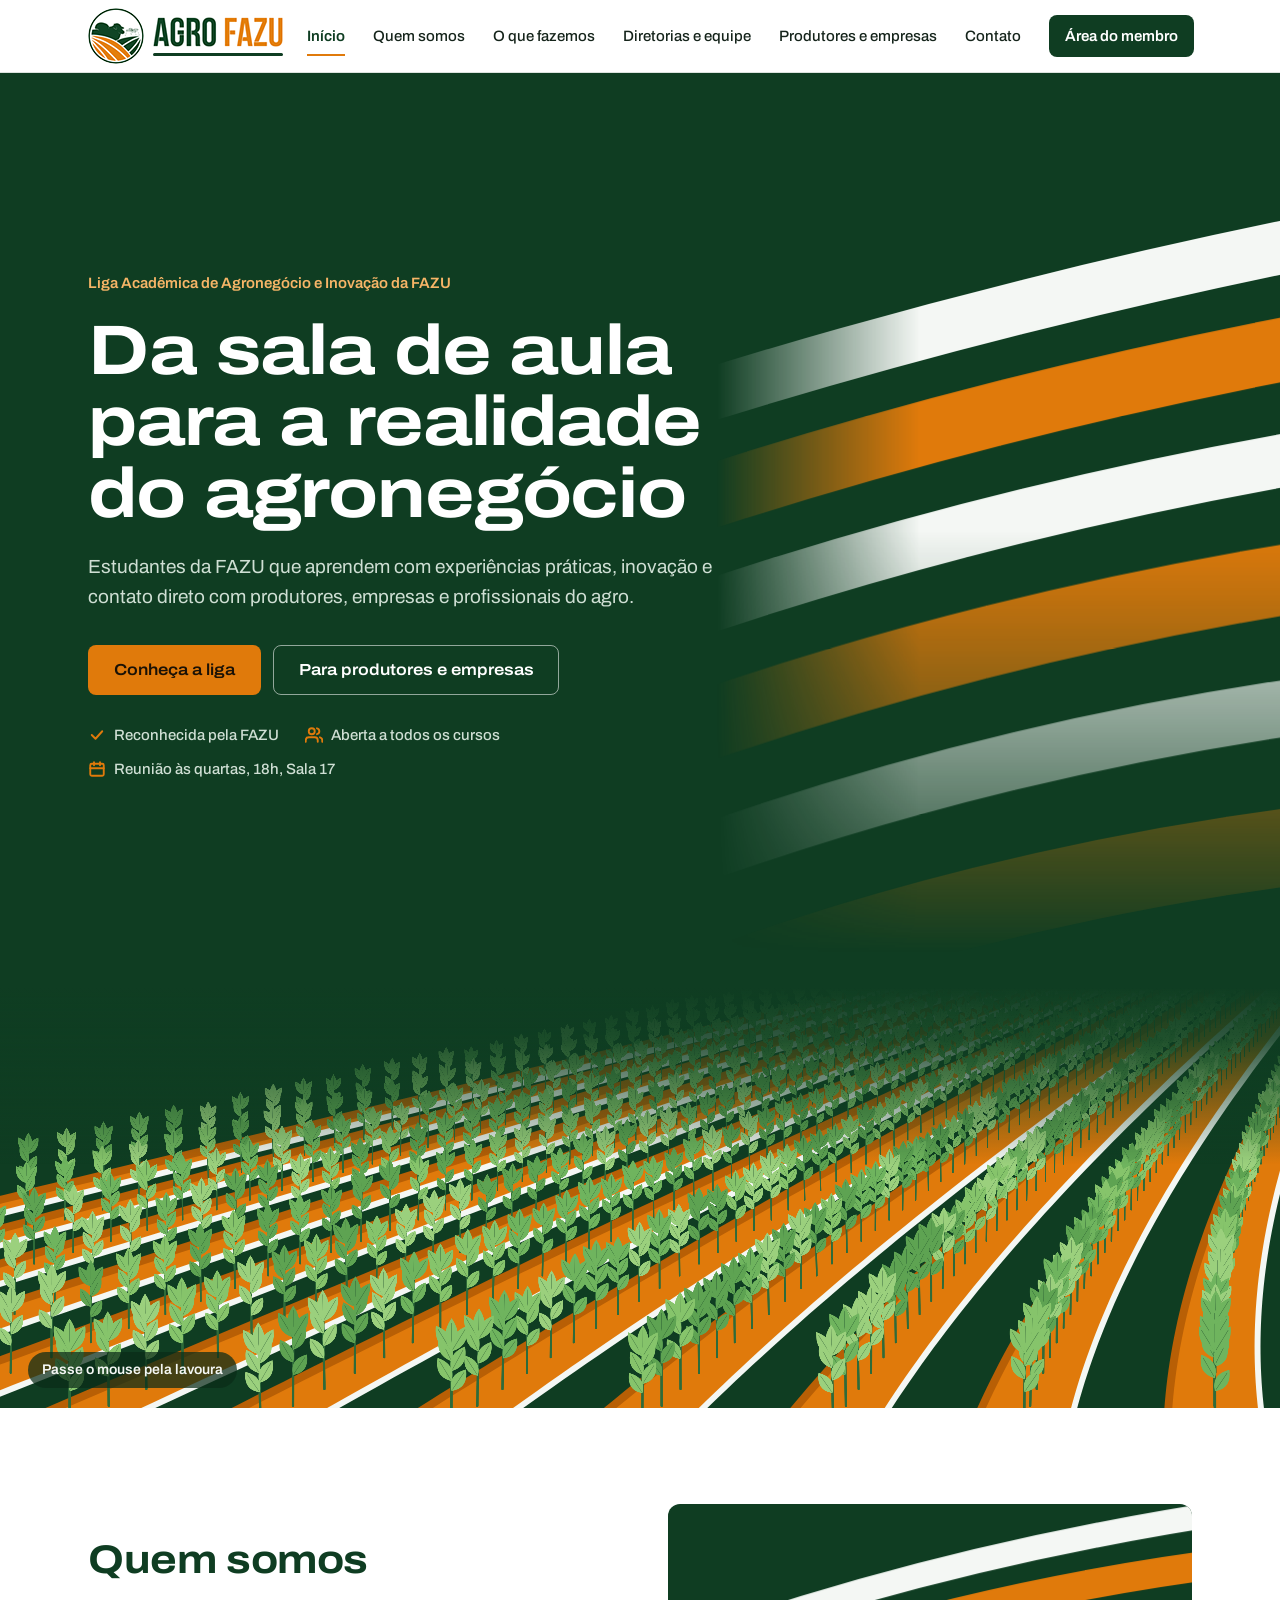
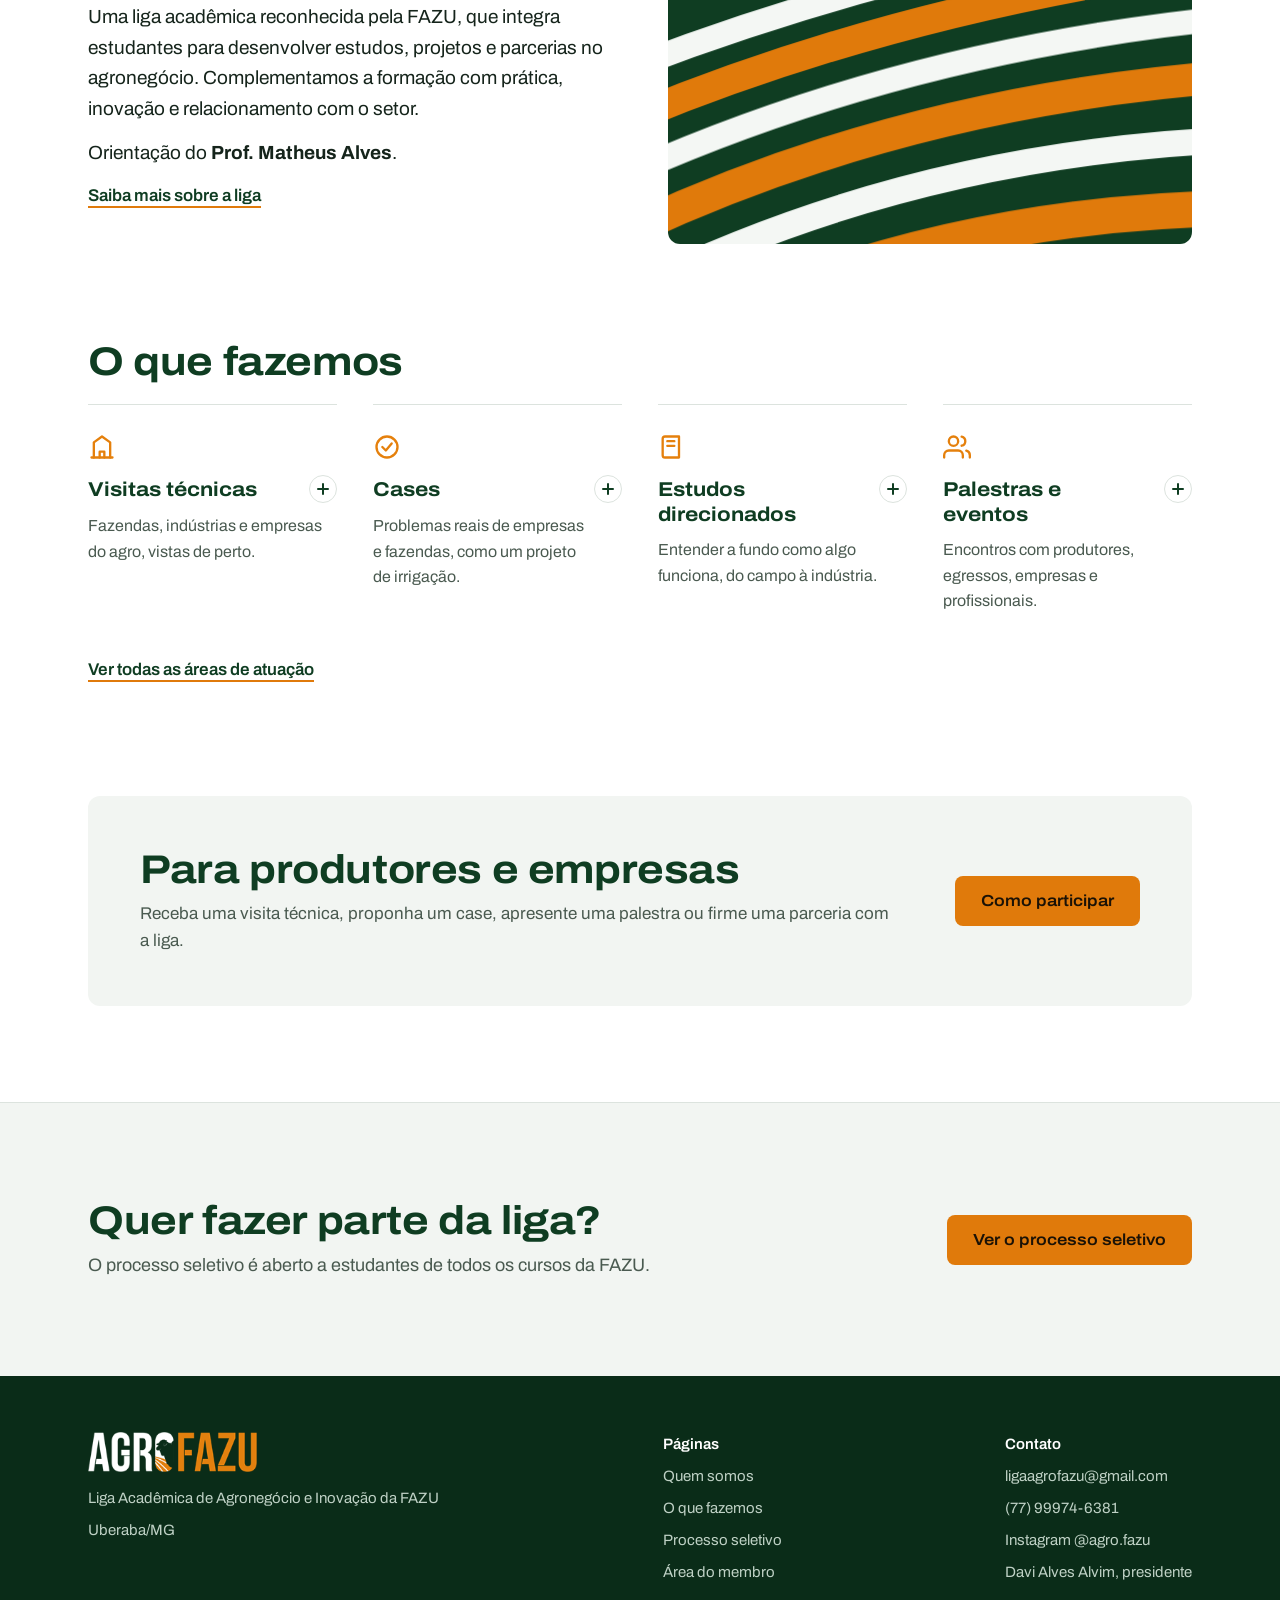
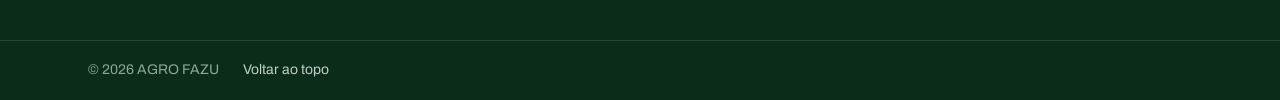
<file: index.html>
<!DOCTYPE html>
<html lang="pt-BR">
<head>
<meta charset="utf-8">
<meta name="viewport" content="width=device-width, initial-scale=1">
<title>AGRO FAZU - Liga Acadêmica</title>
<meta name="description" content="AgroFazu: liga acadêmica da FAZU (Uberaba/MG) que aproxima estudantes do agronegócio com visitas técnicas, cases, estudos e parcerias com produtores e empresas.">
<link rel="canonical" href="https://agrofazu.com.br/">
<meta name="theme-color" content="#0F3D22">
<meta property="og:title" content="AGRO FAZU - Liga Acadêmica">
<meta property="og:description" content="AgroFazu: liga acadêmica da FAZU (Uberaba/MG) que aproxima estudantes do agronegócio com visitas técnicas, cases, estudos e parcerias com produtores e empresas.">
<meta property="og:image" content="https://agrofazu.com.br/og.png">
<meta property="og:image:width" content="1200">
<meta property="og:image:height" content="630">
<meta property="og:image:alt" content="AGRO FAZU — Liga Acadêmica de Agronegócio e Inovação da FAZU">
<meta property="og:locale" content="pt_BR">
<meta name="twitter:card" content="summary_large_image">
<meta property="og:site_name" content="AGRO FAZU">
<meta property="og:type" content="website">
<link rel="icon" type="image/png" href="favicon.png">
<link rel="apple-touch-icon" href="apple-touch-icon.png">
<link rel="preconnect" href="https://fonts.googleapis.com">
<link rel="preconnect" href="https://fonts.gstatic.com" crossorigin>
<link href="https://fonts.googleapis.com/css2?family=Archivo:wdth,wght@100..125,400..800&display=swap" rel="stylesheet">
<script>try{if(!sessionStorage.getItem("agrofazu_logo")){document.documentElement.classList.add("logo-entra");sessionStorage.setItem("agrofazu_logo","1")}}catch(e){}</script>
<link rel="stylesheet" href="estilo.css">
<link rel="stylesheet" href="anima.css">
<script type="application/ld+json">{"@context":"https://schema.org","@type":"Organization","name":"AGRO FAZU","alternateName":["AgroFazu","Liga Acadêmica de Agronegócio e Inovação da FAZU"],"url":"https://agrofazu.com.br/","logo":"https://agrofazu.com.br/icon-512.png","image":"https://agrofazu.com.br/og.png","sameAs":["https://www.instagram.com/agro.fazu/"],"email":"ligaagrofazu@gmail.com","telephone":"+55 77 99974-6381","address":{"@type":"PostalAddress","addressLocality":"Uberaba","addressRegion":"MG","addressCountry":"BR"},"parentOrganization":{"@type":"CollegeOrUniversity","name":"FAZU — Faculdades Associadas de Uberaba"}}</script>
<script type="application/ld+json">{"@context":"https://schema.org","@type":"WebSite","name":"AGRO FAZU","alternateName":["AgroFazu","AGRO FAZU - Liga Acadêmica"],"url":"https://agrofazu.com.br/"}</script>
</head>
<body>
<a class="pular" href="#conteudo">Pular para o conteúdo</a>
<header class="cabecalho">
  <div class="caixa">
    <a class="marca" href="index.html"><img class="marca-selo" src="logo-selo-56.png" srcset="logo-selo-48.png 48w, logo-selo-56.png 56w, logo-selo-96.png 96w, logo-selo-112.png 112w, logo-selo-144.png 144w, logo-selo-168.png 168w" sizes="(max-width:1080px) 48px, 56px" alt="" width="56" height="56"><span class="marca-texto"><img class="marca-nome" src="logo-nome-30.png" srcset="logo-nome-26.png 113w, logo-nome-30.png 130w, logo-nome-52.png 226w, logo-nome-60.png 261w, logo-nome-78.png 339w, logo-nome-90.png 391w" sizes="(max-width:1080px) 113px, 130px" alt="AGRO FAZU — Liga Acadêmica de Agronegócio e Inovação da FAZU" width="130" height="30"><span class="marca-linha" aria-hidden="true"></span></span></a>
    <input type="checkbox" id="menu-celular" aria-hidden="true">
    <label class="abrir-menu" for="menu-celular" role="button" tabindex="0" aria-label="Abrir o menu" aria-expanded="false" aria-controls="menu-principal"><svg width="24" height="24" viewBox="0 0 24 24" fill="none" stroke="#fff" stroke-width="2.5" stroke-linecap="round" aria-hidden="true"><path d="M4 7h16M4 12h16M4 17h16"/></svg></label>
    <nav class="menu" id="menu-principal" aria-label="Menu principal"><a href="index.html" aria-current="page">Início</a><a href="quem-somos.html">Quem somos</a><a href="o-que-fazemos.html">O que fazemos</a><a href="diretorias-e-equipe.html">Diretorias e equipe</a><a href="produtores-e-empresas.html">Produtores e empresas</a><a href="contato.html">Contato</a><a class="membro" href="portal/">Área do membro</a></nav>
  </div>
</header>
<main id="conteudo">

<section class="topo"><div class="caixa">
  <div class="texto">
    <span class="sobretitulo">Liga Acadêmica de Agronegócio e Inovação da FAZU</span>
    <h1>Da sala de aula para a realidade do agronegócio</h1>
    <p>Estudantes da FAZU que aprendem com experiências práticas, inovação e contato direto com produtores, empresas e profissionais do agro.</p>
    <div class="botoes"><a class="botao botao-laranja" href="quem-somos.html">Conheça a liga</a><a class="botao botao-contorno" href="produtores-e-empresas.html">Para produtores e empresas</a></div>
    <ul class="fatos" aria-label="Sobre a liga">
      <li><svg width="18" height="18" viewBox="0 0 24 24" fill="none" stroke="currentColor" stroke-width="2.5" stroke-linecap="round" stroke-linejoin="round" aria-hidden="true"><path d="M5 12l5 5 9-10"/></svg>Reconhecida pela FAZU</li>
      <li><svg width="18" height="18" viewBox="0 0 24 24" fill="none" stroke="currentColor" stroke-width="2.5" stroke-linecap="round" stroke-linejoin="round" aria-hidden="true"><path d="M17 21v-2a4 4 0 0 0-4-4H5a4 4 0 0 0-4 4v2"/><circle cx="9" cy="7" r="4"/><path d="M23 21v-2a4 4 0 0 0-3-3.9M16 3.1a4 4 0 0 1 0 7.8"/></svg>Aberta a todos os cursos</li>
      <li><svg width="18" height="18" viewBox="0 0 24 24" fill="none" stroke="currentColor" stroke-width="2.5" stroke-linecap="round" stroke-linejoin="round" aria-hidden="true"><rect x="3" y="5" width="18" height="16" rx="2"/><path d="M16 3v4M8 3v4M3 11h18"/></svg>Reunião às quartas, 18h, Sala 17</li>
    </ul>
  </div>
</div></section>

<div class="lavoura" role="img" aria-label="Ilustração de uma lavoura de soja que balança com o vento e se mexe quando o mouse passa">
  <canvas id="lavoura" aria-hidden="true"></canvas>
  <p class="lavoura-dica" aria-hidden="true">Passe o mouse pela lavoura</p>
</div>

<section><div class="caixa lado-a-lado">
  <div>
    <h2>Quem somos</h2>
    <p class="intro">Uma liga acadêmica reconhecida pela FAZU, que integra estudantes para desenvolver estudos, projetos e parcerias no agronegócio. Complementamos a formação com prática, inovação e relacionamento com o setor.</p>
    <p class="intro">Orientação do <b>Prof. Matheus Alves</b>.</p>
    <a href="quem-somos.html" class="mais">Saiba mais sobre a liga</a>
  </div>
  <div class="foto" aria-hidden="true"></div>
</div></section>

<section style="padding-top:0"><div class="caixa">
  <h2>O que fazemos</h2>
  <div class="grade">
    <div class="cartao"><svg width="28" height="28" viewBox="0 0 24 24" fill="none" stroke="#E5800C" stroke-width="2" stroke-linecap="round" stroke-linejoin="round" aria-hidden="true"><path d="M3 21h18"/><path d="M5 21V8l7-5 7 5v13"/><path d="M10 21v-5h4v5"/></svg><h3>Visitas técnicas</h3><p>Fazendas, indústrias e empresas do agro, vistas de perto.</p>
      <div class="cartao-mais"><div><p>Cada visita tem planejamento antes e relatório depois.</p><p><b>Para produtores e empresas:</b> abra a sua fazenda, indústria ou empresa para uma visita dos estudantes.</p><a class="mais" href="produtores-e-empresas.html">Receber uma visita técnica</a></div></div></div>
    <div class="cartao"><svg width="28" height="28" viewBox="0 0 24 24" fill="none" stroke="#E5800C" stroke-width="2" stroke-linecap="round" stroke-linejoin="round" aria-hidden="true"><circle cx="12" cy="12" r="9"/><path d="M8 12l3 3 5-6"/></svg><h3>Cases</h3><p>Problemas reais de empresas e fazendas, como um projeto de irrigação.</p>
      <div class="cartao-mais"><div><p>A liga estuda o problema e propõe soluções, com orientação docente.</p><p><b>Para produtores e empresas:</b> traga um problema real do seu negócio para a liga estudar.</p><a class="mais" href="produtores-e-empresas.html">Propor um case</a></div></div></div>
    <div class="cartao"><svg width="28" height="28" viewBox="0 0 24 24" fill="none" stroke="#E5800C" stroke-width="2" stroke-linecap="round" stroke-linejoin="round" aria-hidden="true"><path d="M4 19V5a2 2 0 0 1 2-2h12v18H6a2 2 0 0 1-2-2z"/><path d="M8 7h6M8 11h6"/></svg><h3>Estudos direcionados</h3><p>Entender a fundo como algo funciona, do campo à indústria.</p>
      <div class="cartao-mais"><div><p>Um exemplo: biocombustível a partir do caroço de algodão.</p><p>Os temas seguem as áreas de atuação da liga, como planejamento de safra, manejo de pragas e irrigação.</p><a class="mais" href="o-que-fazemos.html#areas">Ver as áreas de atuação</a></div></div></div>
    <div class="cartao"><svg width="28" height="28" viewBox="0 0 24 24" fill="none" stroke="#E5800C" stroke-width="2" stroke-linecap="round" stroke-linejoin="round" aria-hidden="true"><path d="M17 21v-2a4 4 0 0 0-4-4H5a4 4 0 0 0-4 4v2"/><circle cx="9" cy="7" r="4"/><path d="M23 21v-2a4 4 0 0 0-3-3.9M16 3.1a4 4 0 0 1 0 7.8"/></svg><h3>Palestras e eventos</h3><p>Encontros com produtores, egressos, empresas e profissionais.</p>
      <div class="cartao-mais"><div><p>Palestras e grupos de estudo com professores e profissionais do mercado, além de feiras e dias de campo.</p><p><b>Para produtores e empresas:</b> compartilhe a sua experiência com os estudantes da FAZU.</p><a class="mais" href="produtores-e-empresas.html">Apresentar uma palestra</a></div></div></div>
  </div>
  <p style="margin-top:20px"><a href="o-que-fazemos.html" class="mais">Ver todas as áreas de atuação</a></p>
</div></section>

<section style="padding-top:0"><div class="caixa">
  <div class="bloco lado-a-lado" style="gap:24px">
    <div><h2 style="margin-bottom:8px">Para produtores e empresas</h2><p style="margin:0;font-size:17px;color:var(--suave)">Receba uma visita técnica, proponha um case, apresente uma palestra ou firme uma parceria com a liga.</p></div>
    <div style="flex:0 0 auto"><a class="botao botao-laranja" href="produtores-e-empresas.html">Como participar</a></div>
  </div>
</div></section>
<section class="chamada"><div class="caixa"><div><h2>Quer fazer parte da liga?</h2><p>O processo seletivo é aberto a estudantes de todos os cursos da FAZU.</p></div>
<a class="botao botao-laranja" href="processo-seletivo/">Ver o processo seletivo</a></div></section>
</main>
<footer class="rodape">
  <div class="caixa">
    <div class="col">
      <img class="nome-logo" src="sublogo-34.png" srcset="sublogo-28.png 119w, sublogo-34.png 144w, sublogo-56.png 237w, sublogo-68.png 288w, sublogo-84.png 356w, sublogo-102.png 432w" sizes="(max-width:820px) 136px, 170px" alt="AGRO FAZU" width="170" height="40" loading="lazy" decoding="async">
      <span>Liga Acadêmica de Agronegócio e Inovação da FAZU</span>
      <span>Uberaba/MG</span>
    </div>
    <div class="col">
      <span class="titulo">Páginas</span>
      <a href="quem-somos.html">Quem somos</a>
      <a href="o-que-fazemos.html">O que fazemos</a>
      <a href="processo-seletivo/">Processo seletivo</a>
      <a href="portal/">Área do membro</a>
    </div>
    <div class="col">
      <span class="titulo">Contato</span>
      <a href="mailto:ligaagrofazu@gmail.com">ligaagrofazu@gmail.com</a>
      <a href="tel:+5577999746381">(77) 99974-6381</a>
      <a href="https://www.instagram.com/agro.fazu/" target="_blank" rel="noopener">Instagram @agro.fazu</a>
      <span>Davi Alves Alvim, presidente</span>
    </div>
  </div>
  <div class="base"><div class="caixa"><span>© 2026 AGRO FAZU</span><a href="#conteudo">Voltar ao topo</a></div></div>
</footer>
<script src="anima.js" defer></script>
<script src="lavoura.js" defer></script>
</body>
</html>
</file>
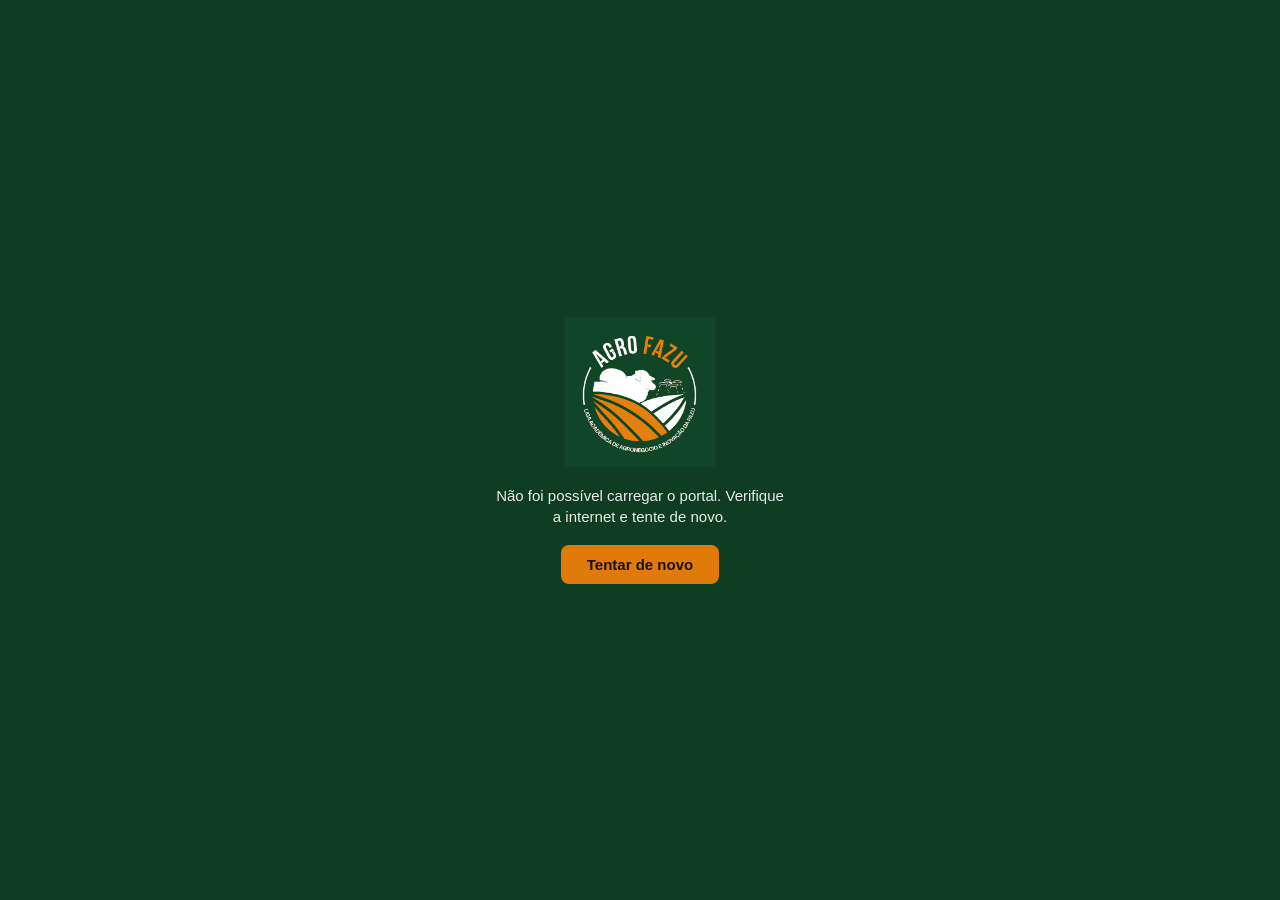
<file: portal/index.html>
<!DOCTYPE html>
<html lang="pt-BR">
<head>
<meta charset="utf-8">
<meta name="viewport" content="width=device-width, initial-scale=1">
<meta name="robots" content="noindex, nofollow">
<title>AGRO FAZU — Portal interno</title>
<link rel="manifest" href="/manifest.webmanifest">
<meta name="theme-color" content="#0F3D22">
<link rel="icon" type="image/png" href="/favicon.png">
<link rel="apple-touch-icon" href="/apple-touch-icon.png">
<link rel="preconnect" href="https://script.google.com">
<link rel="preconnect" href="https://script.googleusercontent.com" crossorigin>
<meta name="apple-mobile-web-app-capable" content="yes">
<meta name="mobile-web-app-capable" content="yes">
<meta name="apple-mobile-web-app-title" content="AGRO FAZU">
<meta name="apple-mobile-web-app-status-bar-style" content="default">
<style>
html,body{margin:0;height:100%}
body{font-family:"Segoe UI",Arial,sans-serif;background:#0F3D22;color:#fff}
#c{min-height:100%;display:flex;flex-direction:column;align-items:center;justify-content:center;padding:20px;box-sizing:border-box;text-align:center}
#c img{width:150px;height:150px;margin-bottom:18px;animation:surge .7s cubic-bezier(.2,.75,.15,1) both}
.sulcos{width:132px;height:80px;overflow:visible;margin-bottom:10px}
.sulcos path{fill:none;stroke-linecap:round;stroke-dasharray:150;stroke-dashoffset:150;animation:desenha 1.6s cubic-bezier(.65,0,.35,1) infinite}
.sulcos path:nth-child(1){stroke:#E07A0B;stroke-width:9}
.sulcos path:nth-child(2){stroke:#F4F7F4;stroke-width:8;animation-delay:.15s}
.sulcos path:nth-child(3){stroke:#E07A0B;stroke-width:10;animation-delay:.3s}
@keyframes desenha{0%{stroke-dashoffset:150}45%,60%{stroke-dashoffset:0}100%{stroke-dashoffset:-150}}
@keyframes surge{from{opacity:0;transform:translateY(10px) scale(.96)}to{opacity:1;transform:none}}
#msg{font-size:15px;opacity:.9;max-width:300px;line-height:1.4;min-height:1.4em;transition:opacity .3s}
#denovo{display:none;margin-top:18px;background:#E07A0B;color:#1B1206;border:0;border-radius:8px;padding:11px 26px;font-size:15px;font-weight:600;cursor:pointer}
</style>
</head>
<body>
<div id="c">
  <img src="/icon-512.png" alt="AGRO FAZU">
  <svg class="sulcos" id="sulcos" viewBox="0 0 132 80" aria-hidden="true"><path d="M6 58 Q56 22 126 10"/><path d="M6 70 Q56 38 126 30"/><path d="M6 82 Q56 54 126 50"/></svg>
  <div id="msg">Abrindo o portal...</div>
  <button id="denovo" onclick="location.reload()">Tentar de novo</button>
</div>
<script>
// App instalável: registra o "service worker" (necessário para instalar no celular).
if ('serviceWorker' in navigator) { navigator.serviceWorker.register('/sw.js').catch(function () {}); }

var API = 'https://script.google.com/macros/s/AKfycbyIhh2gbRN4V_uqxy9U3yzJP-GT4PbIiMVhXxbZ_omgEyVcIfTPwL8zVVRdWKHke_jnnw/exec';
var CHAVE_SESSAO = 'agrofazu_sessao';   // onde o portal guarda o login neste aparelho
var CHAVE_TELA = 'agrofazu_tela';       // cópia da tela do portal, para abrir na hora

// Tags do app que precisam continuar na página depois que o portal é carregado.
var APP_HEAD = '<link rel="manifest" href="/manifest.webmanifest"><meta name="theme-color" content="#0F3D22">' +
  '<link rel="icon" type="image/png" href="/favicon.png"><link rel="apple-touch-icon" href="/apple-touch-icon.png">' +
  '<meta name="apple-mobile-web-app-capable" content="yes"><meta name="mobile-web-app-capable" content="yes">' +
  '<meta name="apple-mobile-web-app-title" content="AGRO FAZU"><meta name="apple-mobile-web-app-status-bar-style" content="default">' +
  '<meta name="robots" content="noindex, nofollow">';

function pedir(corpo) {
  return fetch(API, { method: 'POST', credentials: 'omit', headers: { 'Content-Type': 'text/plain;charset=utf-8' }, body: JSON.stringify(corpo) })
    .then(function (r) { if (!r.ok) throw new Error('http'); return r.json(); });
}

// 1) Quem já tem login salvo: pede os dados ao mesmo tempo que a tela, em vez de esperar a tela chegar.
try {
  var token = localStorage.getItem(CHAVE_SESSAO);
  if (token) window.__carregarAntecipado = { token: token, promessa: pedir({ fn: 'api', args: [token, 'carregar', {}] }) };
} catch (e) {}

function abrir(html) {
  document.open(); document.write(html.replace(/<head>/i, '<head>' + APP_HEAD)); document.close();
}

function falhou() {
  document.getElementById('sulcos').style.display = 'none';
  document.getElementById('msg').textContent = navigator.onLine === false
    ? 'Sem internet. Conecte-se e tente de novo.'
    : 'Não foi possível carregar o portal. Verifique a internet e tente de novo.';
  document.getElementById('denovo').style.display = 'inline-block';
}

// 2) A tela do portal: usa a cópia guardada para abrir na hora e busca a versão nova ao mesmo tempo.
var guardada = null;
try { guardada = localStorage.getItem(CHAVE_TELA); } catch (e) {}

var nova = pedir({ fn: 'pagina' }).then(function (r) {
  if (!r || !r.ok) throw new Error('pagina');
  try { localStorage.setItem(CHAVE_TELA, r.html); } catch (e) {}
  return r.html;
});

if (guardada) {
  // Espera a página de abertura terminar de ser lida; só então troca pela tela guardada
  setTimeout(function () { abrir(guardada); }, 0);
  // Se o portal foi atualizado desde a última visita, avisa e oferece recarregar
  nova.then(function (html) {
    if (html === guardada) return;
    var faixa = document.createElement('div');
    faixa.setAttribute('role', 'status');
    faixa.style.cssText = 'position:fixed;left:50%;bottom:90px;transform:translateX(-50%);z-index:90;background:#0F3D22;color:#fff;padding:10px 14px;border-radius:8px;font:14px "Segoe UI",Arial,sans-serif;display:flex;gap:12px;align-items:center;box-shadow:0 10px 24px -12px rgba(0,0,0,.5)';
    faixa.innerHTML = 'Há uma versão nova do portal. <button style="background:#E07A0B;color:#1B1206;border:0;border-radius:6px;padding:6px 12px;font-weight:600;cursor:pointer">Atualizar</button>';
    faixa.querySelector('button').onclick = function () { location.reload(); };
    document.body.appendChild(faixa);
  }).catch(function () {});
} else {
  setTimeout(function () { var m = document.getElementById('msg'); if (m) m.textContent = 'Buscando seus dados...'; }, 1800);
  nova.then(abrir).catch(falhou);
}
</script>
</body>
</html>
</file>
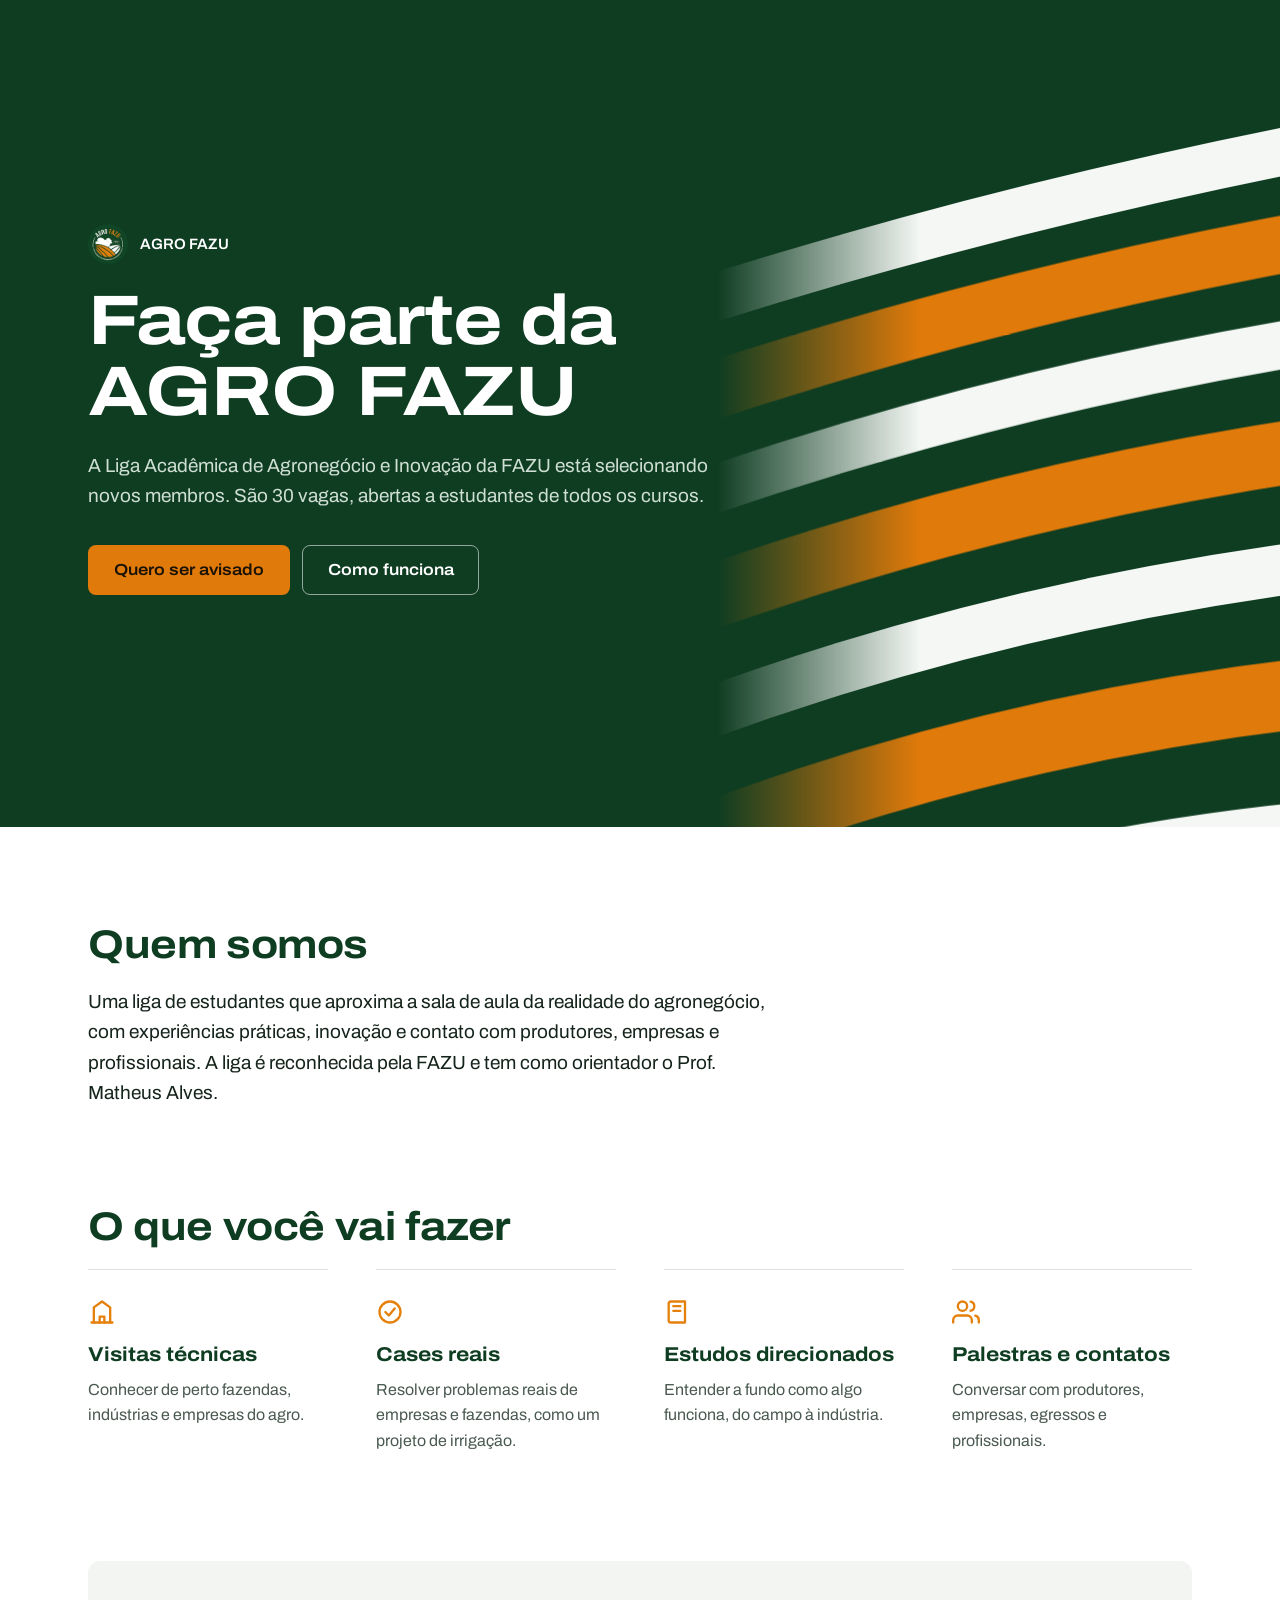
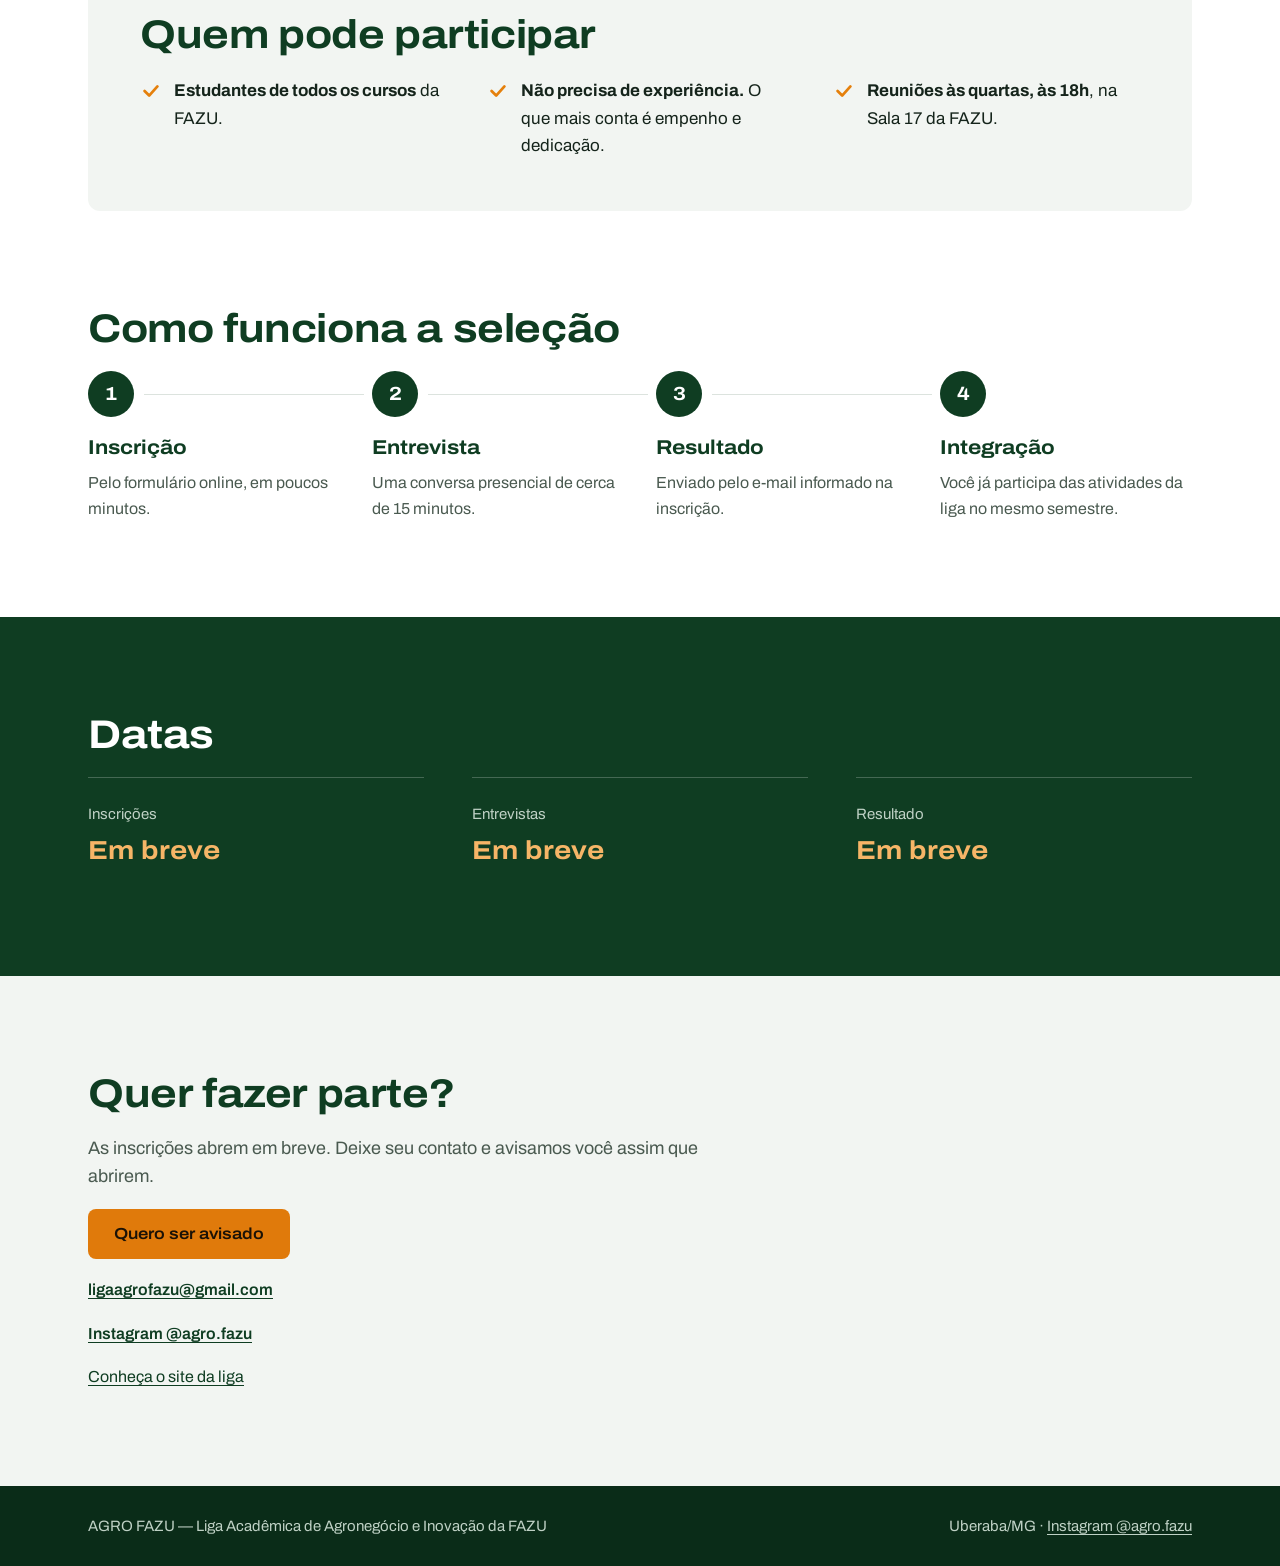
<file: processo-seletivo/index.html>
<!DOCTYPE html>
<html lang="pt-BR">
<head>
<meta charset="utf-8">
<meta name="viewport" content="width=device-width, initial-scale=1">
<title>Processo seletivo — AGRO FAZU</title>
<meta name="description" content="A AGRO FAZU, Liga Acadêmica de Agronegócio e Inovação da FAZU, está selecionando novos membros. 30 vagas, abertas a estudantes de todos os cursos da FAZU.">
<meta name="theme-color" content="#0F3D22">
<meta property="og:site_name" content="AGRO FAZU">
<meta property="og:title" content="Processo seletivo — AGRO FAZU">
<meta property="og:description" content="Faça parte da Liga Acadêmica de Agronegócio e Inovação da FAZU. 30 vagas, abertas a todos os cursos.">
<meta property="og:image" content="https://agrofazu.com.br/og.png">
<meta property="og:image:width" content="1200">
<meta property="og:image:height" content="630">
<meta property="og:image:alt" content="AGRO FAZU — Liga Acadêmica de Agronegócio e Inovação da FAZU">
<meta property="og:locale" content="pt_BR">
<meta name="twitter:card" content="summary_large_image">
<meta property="og:type" content="website">
<link rel="icon" type="image/png" href="/favicon.png">
<link rel="apple-touch-icon" href="/apple-touch-icon.png">
<link rel="preconnect" href="https://fonts.googleapis.com">
<link rel="preconnect" href="https://fonts.gstatic.com" crossorigin>
<link href="https://fonts.googleapis.com/css2?family=Archivo:wdth,wght@100..125,400..800&display=swap" rel="stylesheet">
<style>
:root{--mata:#0F3D22;--mata-2:#17502E;--mata-noite:#0A2C18;--colheita:#E07A0B;--colheita-texto:#A35400;--tinta:#15241B;--suave:#4A5A50;--linha:#DCE3DE;--nevoa:#F2F5F2}
*{box-sizing:border-box}
html{scroll-behavior:smooth;-webkit-text-size-adjust:100%}
@media (prefers-reduced-motion:reduce){html{scroll-behavior:auto}}
body{margin:0;font-family:Archivo,"Segoe UI",Arial,sans-serif;font-size:17px;line-height:1.6;color:var(--tinta);background:#fff;-webkit-font-smoothing:antialiased}
h1,h2,h3,.botao,.numero,.data strong{font-family:Archivo,"Segoe UI",Arial,sans-serif;font-stretch:112%}
a{color:var(--mata);text-underline-offset:3px}a:hover{color:var(--colheita-texto)}
a:focus-visible,.botao:focus-visible{outline:3px solid var(--colheita);outline-offset:3px;border-radius:4px}
.caixa{max-width:1160px;margin:0 auto;padding:0 28px}
.botao{display:inline-flex;align-items:center;justify-content:center;min-height:50px;padding:13px 26px;border-radius:8px;border:0;font-weight:600;font-size:16px;line-height:1.2;text-decoration:none;transition:background-color .15s,border-color .15s}
.botao-laranja{background:var(--colheita);color:#1B1206}
.botao-laranja:hover{background:#F08C1F;color:#1B1206}
.botao-contorno{color:#fff;border:1.5px solid rgba(255,255,255,.55);padding:11.5px 24.5px}
.botao-contorno:hover{color:#fff;border-color:#fff;background:rgba(255,255,255,.08)}

/* Topo */
.topo{position:relative;overflow:hidden;background:var(--mata);color:#fff}
.topo::after{content:"";position:absolute;top:0;right:0;bottom:0;width:44%;background:url(/sulcos.svg) right bottom/cover no-repeat;-webkit-mask-image:linear-gradient(to right,transparent 0,#000 38%);mask-image:linear-gradient(to right,transparent 0,#000 38%);pointer-events:none}
.topo .caixa{position:relative;z-index:1;padding-top:96px;padding-bottom:104px}
.topo .texto{max-width:640px;display:flex;flex-direction:column;gap:22px}
.marca{display:flex;align-items:center;gap:12px;color:#fff;text-decoration:none;font-weight:600;font-size:15px}
.marca:hover{color:#fff}
.marca img{width:40px;height:40px;border-radius:50%}
.topo h1{margin:0;font-weight:700;font-stretch:118%;font-size:clamp(40px,6.2vw,70px);line-height:1.02;letter-spacing:-.015em;text-wrap:balance}
.topo p{margin:0;max-width:33em;font-size:19px;color:#CFDFD4}
.botoes{display:flex;flex-wrap:wrap;gap:12px;margin-top:12px}

/* Seções */
section{padding:96px 0}
h2{margin:0 0 20px;font-weight:700;font-size:clamp(28px,3.6vw,40px);line-height:1.1;letter-spacing:-.01em;color:var(--mata);text-wrap:balance}
.intro{font-size:19px;max-width:36em;margin:0}
.grade{display:grid;grid-template-columns:repeat(auto-fit,minmax(230px,1fr));gap:8px 48px}
.cartao{display:flex;flex-direction:column;gap:10px;padding:28px 0 12px;border-top:1px solid var(--linha)}
.cartao>svg{margin-bottom:6px}
.cartao h3,.etapa h3{margin:0;font-weight:700;font-size:20px;line-height:1.25;color:var(--mata)}
.cartao p,.etapa p{margin:0;font-size:16px;color:var(--suave)}
.bloco{background:var(--nevoa);border-radius:12px;padding:52px}
.requisitos{display:grid;grid-template-columns:repeat(auto-fit,minmax(260px,1fr));gap:20px 40px;font-size:17px}
.requisitos div{display:flex;gap:12px;align-items:flex-start}
.requisitos svg{flex-shrink:0;margin-top:3px}
/* As etapas são uma sequência: a linha liga os números */
#como-funciona .grade{gap:32px 32px}
.etapa{position:relative;display:flex;flex-direction:column;gap:10px}
.etapa::before{content:"";position:absolute;top:23px;left:56px;right:-24px;height:1px;background:var(--linha)}
.etapa:last-child::before{display:none}
.numero{display:flex;align-items:center;justify-content:center;width:46px;height:46px;margin-bottom:8px;border-radius:50%;background:var(--mata);color:#fff;font-weight:700;font-size:19px}
.datas{background:var(--mata);color:#fff}
.datas h2{color:#fff}
.datas .grade{gap:16px 48px}
.data{display:flex;flex-direction:column;gap:4px;padding:24px 0 8px;border-top:1px solid rgba(255,255,255,.22)}
.data span{font-size:15px;color:#BFD1C5}
.data strong{font-weight:700;font-size:26px;color:#F6B567}
.final{padding:96px 0;background:var(--nevoa)}
.final .caixa{display:flex;flex-direction:column;align-items:flex-start;gap:18px}
.final h2{margin:0}
.final p{margin:0;font-size:18px;color:var(--suave);max-width:34em}
.contato{font-size:16px;font-weight:600}
footer{background:var(--mata-noite);color:#BFD1C5;font-size:15px}
footer .caixa{display:flex;flex-wrap:wrap;justify-content:space-between;gap:8px;padding-top:28px;padding-bottom:28px}
@media (max-width:820px){
  .topo::after{top:auto;left:0;width:100%;height:120px;background-position:center 30%;-webkit-mask-image:linear-gradient(to bottom,transparent 0,#000 60%);mask-image:linear-gradient(to bottom,transparent 0,#000 60%)}
  .topo .caixa{padding-top:48px;padding-bottom:150px}
  .topo p{font-size:17px}
  section,.final{padding:64px 0}
  .bloco{padding:28px 24px}
  .etapa::before{display:none}
}
</style>
<link rel="stylesheet" href="/anima.css">
</head>
<body>

<header class="topo">
  <div class="caixa">
    <div class="texto">
      <a class="marca" href="/"><img src="/icon-96.png" alt="" width="40" height="40">AGRO FAZU</a>
      <h1>Faça parte da AGRO FAZU</h1>
      <p>A Liga Acadêmica de Agronegócio e Inovação da FAZU está selecionando novos membros. São 30 vagas, abertas a estudantes de todos os cursos.</p>
      <div class="botoes">
        <!-- Quando o Forms de inscrição for publicado: trocar o link abaixo e o texto para "Quero me inscrever" -->
        <a class="botao botao-laranja" href="https://docs.google.com/forms/d/e/1FAIpQLScQxONmmC0_Rjhf-xaiZOp8rmu7LeaH3wH0x1DcB0d2PPPZuA/viewform" target="_blank" rel="noopener">Quero ser avisado</a>
        <a class="botao botao-contorno" href="#como-funciona">Como funciona</a>
      </div>
    </div>
  </div>
</header>

<main>
  <section>
    <div class="caixa">
      <h2>Quem somos</h2>
      <p class="intro">Uma liga de estudantes que aproxima a sala de aula da realidade do agronegócio, com experiências práticas, inovação e contato com produtores, empresas e profissionais. A liga é reconhecida pela FAZU e tem como orientador o Prof. Matheus Alves.</p>
    </div>
  </section>

  <section style="padding-top:0">
    <div class="caixa">
      <h2>O que você vai fazer</h2>
      <div class="grade">
        <div class="cartao">
          <svg width="28" height="28" viewBox="0 0 24 24" fill="none" stroke="#E5800C" stroke-width="2" stroke-linecap="round" stroke-linejoin="round" aria-hidden="true"><path d="M3 21h18"/><path d="M5 21V8l7-5 7 5v13"/><path d="M10 21v-5h4v5"/></svg>
          <h3>Visitas técnicas</h3>
          <p>Conhecer de perto fazendas, indústrias e empresas do agro.</p>
        </div>
        <div class="cartao">
          <svg width="28" height="28" viewBox="0 0 24 24" fill="none" stroke="#E5800C" stroke-width="2" stroke-linecap="round" stroke-linejoin="round" aria-hidden="true"><circle cx="12" cy="12" r="9"/><path d="M8 12l3 3 5-6"/></svg>
          <h3>Cases reais</h3>
          <p>Resolver problemas reais de empresas e fazendas, como um projeto de irrigação.</p>
        </div>
        <div class="cartao">
          <svg width="28" height="28" viewBox="0 0 24 24" fill="none" stroke="#E5800C" stroke-width="2" stroke-linecap="round" stroke-linejoin="round" aria-hidden="true"><path d="M4 19V5a2 2 0 0 1 2-2h12v18H6a2 2 0 0 1-2-2z"/><path d="M8 7h6M8 11h6"/></svg>
          <h3>Estudos direcionados</h3>
          <p>Entender a fundo como algo funciona, do campo à indústria.</p>
        </div>
        <div class="cartao">
          <svg width="28" height="28" viewBox="0 0 24 24" fill="none" stroke="#E5800C" stroke-width="2" stroke-linecap="round" stroke-linejoin="round" aria-hidden="true"><path d="M17 21v-2a4 4 0 0 0-4-4H5a4 4 0 0 0-4 4v2"/><circle cx="9" cy="7" r="4"/><path d="M23 21v-2a4 4 0 0 0-3-3.9M16 3.1a4 4 0 0 1 0 7.8"/></svg>
          <h3>Palestras e contatos</h3>
          <p>Conversar com produtores, empresas, egressos e profissionais.</p>
        </div>
      </div>
    </div>
  </section>

  <section style="padding-top:0">
    <div class="caixa">
      <div class="bloco">
        <h2>Quem pode participar</h2>
        <div class="requisitos">
          <div><svg width="22" height="22" viewBox="0 0 24 24" fill="none" stroke="#E5800C" stroke-width="3" stroke-linecap="round" stroke-linejoin="round" aria-hidden="true"><path d="M5 12l5 5 9-10"/></svg><span><b>Estudantes de todos os cursos</b> da FAZU.</span></div>
          <div><svg width="22" height="22" viewBox="0 0 24 24" fill="none" stroke="#E5800C" stroke-width="3" stroke-linecap="round" stroke-linejoin="round" aria-hidden="true"><path d="M5 12l5 5 9-10"/></svg><span><b>Não precisa de experiência.</b> O que mais conta é empenho e dedicação.</span></div>
          <div><svg width="22" height="22" viewBox="0 0 24 24" fill="none" stroke="#E5800C" stroke-width="3" stroke-linecap="round" stroke-linejoin="round" aria-hidden="true"><path d="M5 12l5 5 9-10"/></svg><span><b>Reuniões às quartas, às 18h</b>, na Sala 17 da FAZU.</span></div>
        </div>
      </div>
    </div>
  </section>

  <section id="como-funciona" style="padding-top:0">
    <div class="caixa">
      <h2>Como funciona a seleção</h2>
      <div class="grade">
        <div class="etapa"><span class="numero">1</span><h3>Inscrição</h3><p>Pelo formulário online, em poucos minutos.</p></div>
        <div class="etapa"><span class="numero">2</span><h3>Entrevista</h3><p>Uma conversa presencial de cerca de 15 minutos.</p></div>
        <div class="etapa"><span class="numero">3</span><h3>Resultado</h3><p>Enviado pelo e-mail informado na inscrição.</p></div>
        <div class="etapa"><span class="numero">4</span><h3>Integração</h3><p>Você já participa das atividades da liga no mesmo semestre.</p></div>
      </div>
    </div>
  </section>

  <section class="datas">
    <div class="caixa">
      <h2>Datas</h2>
      <div class="grade">
        <div class="data"><span>Inscrições</span><strong>Em breve</strong></div>
        <div class="data"><span>Entrevistas</span><strong>Em breve</strong></div>
        <div class="data"><span>Resultado</span><strong>Em breve</strong></div>
      </div>
    </div>
  </section>

  <section class="final">
    <div class="caixa">
      <h2>Quer fazer parte?</h2>
      <p>As inscrições abrem em breve. Deixe seu contato e avisamos você assim que abrirem.</p>
      <a class="botao botao-laranja" href="https://docs.google.com/forms/d/e/1FAIpQLScQxONmmC0_Rjhf-xaiZOp8rmu7LeaH3wH0x1DcB0d2PPPZuA/viewform" target="_blank" rel="noopener">Quero ser avisado</a>
      <a class="contato" href="mailto:ligaagrofazu@gmail.com">ligaagrofazu@gmail.com</a>
      <a class="contato" href="https://www.instagram.com/agro.fazu/" target="_blank" rel="noopener">Instagram @agro.fazu</a>
    <a href="/" style="font-size:16px">Conheça o site da liga</a>
    </div>
  </section>
</main>

<footer>
  <div class="caixa">
    <span>AGRO FAZU — Liga Acadêmica de Agronegócio e Inovação da FAZU</span>
    <span>Uberaba/MG · <a href="https://www.instagram.com/agro.fazu/" target="_blank" rel="noopener" style="color:inherit">Instagram @agro.fazu</a></span>
  </div>
</footer>

<script src="/anima.js" defer></script>
</body>
</html>
</file>
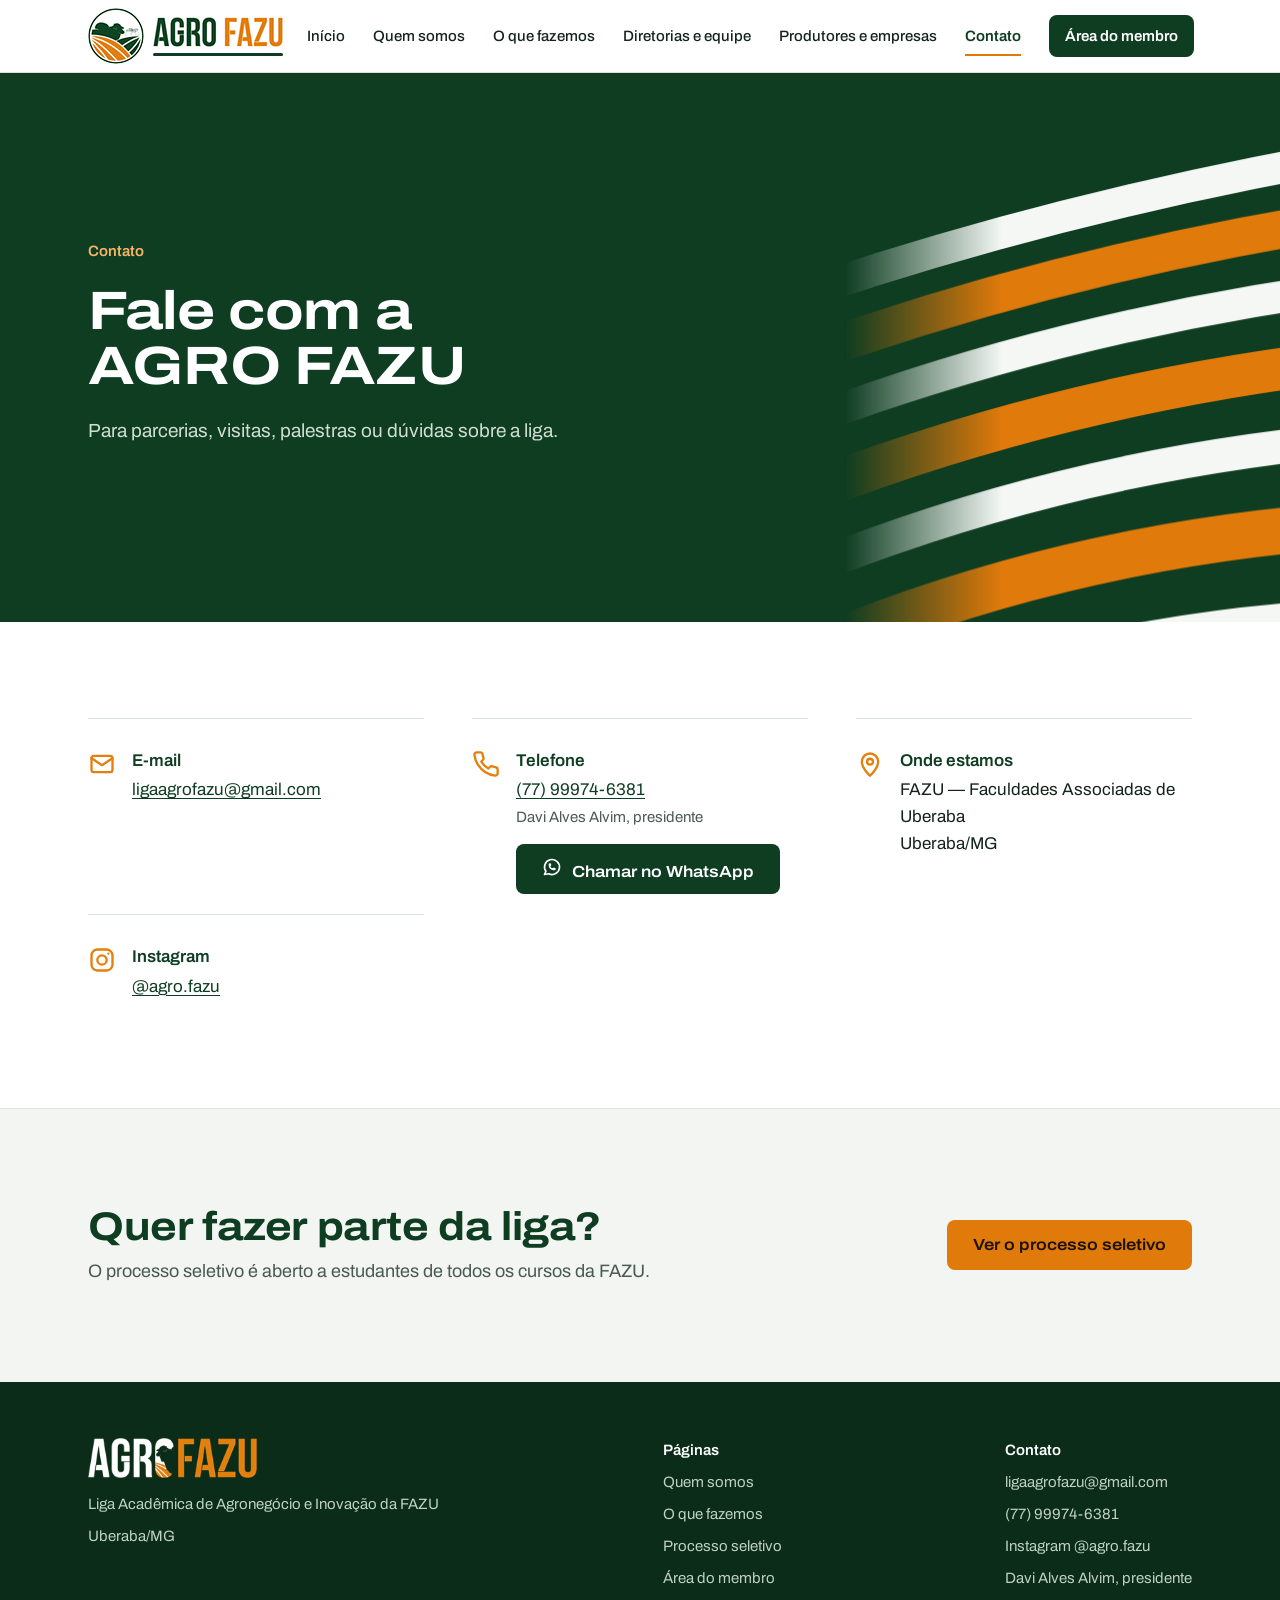
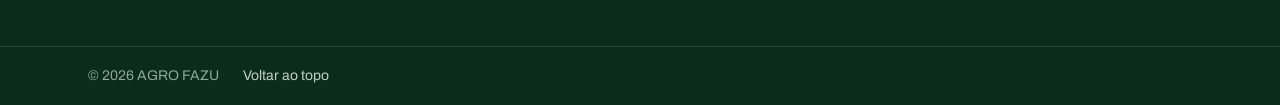
<file: contato.html>
<!DOCTYPE html>
<html lang="pt-BR">
<head>
<meta charset="utf-8">
<meta name="viewport" content="width=device-width, initial-scale=1">
<title>Contato — AGRO FAZU</title>
<meta name="description" content="E-mail e telefone da AGRO FAZU, liga acadêmica da FAZU em Uberaba/MG.">
<link rel="canonical" href="https://agrofazu.com.br/contato">
<meta name="theme-color" content="#0F3D22">
<meta property="og:title" content="Contato — AGRO FAZU">
<meta property="og:description" content="E-mail e telefone da AGRO FAZU, liga acadêmica da FAZU em Uberaba/MG.">
<meta property="og:image" content="https://agrofazu.com.br/og.png">
<meta property="og:image:width" content="1200">
<meta property="og:image:height" content="630">
<meta property="og:image:alt" content="AGRO FAZU — Liga Acadêmica de Agronegócio e Inovação da FAZU">
<meta property="og:locale" content="pt_BR">
<meta name="twitter:card" content="summary_large_image">
<meta property="og:site_name" content="AGRO FAZU">
<meta property="og:type" content="website">
<link rel="icon" type="image/png" href="favicon.png">
<link rel="apple-touch-icon" href="apple-touch-icon.png">
<link rel="preconnect" href="https://fonts.googleapis.com">
<link rel="preconnect" href="https://fonts.gstatic.com" crossorigin>
<link href="https://fonts.googleapis.com/css2?family=Archivo:wdth,wght@100..125,400..800&display=swap" rel="stylesheet">
<script>try{if(!sessionStorage.getItem("agrofazu_logo")){document.documentElement.classList.add("logo-entra");sessionStorage.setItem("agrofazu_logo","1")}}catch(e){}</script>
<link rel="stylesheet" href="estilo.css">
<link rel="stylesheet" href="anima.css">
</head>
<body>
<a class="pular" href="#conteudo">Pular para o conteúdo</a>
<header class="cabecalho">
  <div class="caixa">
    <a class="marca" href="index.html"><img class="marca-selo" src="logo-selo-56.png" srcset="logo-selo-48.png 48w, logo-selo-56.png 56w, logo-selo-96.png 96w, logo-selo-112.png 112w, logo-selo-144.png 144w, logo-selo-168.png 168w" sizes="(max-width:1080px) 48px, 56px" alt="" width="56" height="56"><span class="marca-texto"><img class="marca-nome" src="logo-nome-30.png" srcset="logo-nome-26.png 113w, logo-nome-30.png 130w, logo-nome-52.png 226w, logo-nome-60.png 261w, logo-nome-78.png 339w, logo-nome-90.png 391w" sizes="(max-width:1080px) 113px, 130px" alt="AGRO FAZU — Liga Acadêmica de Agronegócio e Inovação da FAZU" width="130" height="30"><span class="marca-linha" aria-hidden="true"></span></span></a>
    <input type="checkbox" id="menu-celular" aria-hidden="true">
    <label class="abrir-menu" for="menu-celular" role="button" tabindex="0" aria-label="Abrir o menu" aria-expanded="false" aria-controls="menu-principal"><svg width="24" height="24" viewBox="0 0 24 24" fill="none" stroke="#fff" stroke-width="2.5" stroke-linecap="round" aria-hidden="true"><path d="M4 7h16M4 12h16M4 17h16"/></svg></label>
    <nav class="menu" id="menu-principal" aria-label="Menu principal"><a href="index.html">Início</a><a href="quem-somos.html">Quem somos</a><a href="o-que-fazemos.html">O que fazemos</a><a href="diretorias-e-equipe.html">Diretorias e equipe</a><a href="produtores-e-empresas.html">Produtores e empresas</a><a href="contato.html" aria-current="page">Contato</a><a class="membro" href="portal/">Área do membro</a></nav>
  </div>
</header>
<main id="conteudo">
<section class="topo topo-interno"><div class="caixa"><div class="texto">
<span class="sobretitulo">Contato</span><h1>Fale com a AGRO FAZU</h1><p>Para parcerias, visitas, palestras ou dúvidas sobre a liga.</p></div></div></section>
<section><div class="caixa grade-2">
  <div class="cartao contato-item"><svg width="28" height="28" viewBox="0 0 24 24" fill="none" stroke="#E5800C" stroke-width="2" stroke-linecap="round" stroke-linejoin="round" aria-hidden="true"><rect x="3" y="5" width="18" height="14" rx="2"/><path d="M3 7l9 6 9-6"/></svg><div><strong>E-mail</strong><a href="mailto:ligaagrofazu@gmail.com">ligaagrofazu@gmail.com</a></div></div>
  <div class="cartao contato-item"><svg width="28" height="28" viewBox="0 0 24 24" fill="none" stroke="#E5800C" stroke-width="2" stroke-linecap="round" stroke-linejoin="round" aria-hidden="true"><path d="M22 16.9v3a2 2 0 0 1-2.2 2 19.8 19.8 0 0 1-8.6-3.1 19.5 19.5 0 0 1-6-6A19.8 19.8 0 0 1 2.1 4.2 2 2 0 0 1 4.1 2h3a2 2 0 0 1 2 1.7c.1 1 .4 1.9.7 2.8a2 2 0 0 1-.5 2.1L8 9.9a16 16 0 0 0 6 6l1.3-1.3a2 2 0 0 1 2.1-.5c.9.3 1.8.6 2.8.7a2 2 0 0 1 1.7 2z"/></svg><div><strong>Telefone</strong><a href="tel:+5577999746381">(77) 99974-6381</a><br><span style="color:var(--suave);font-size:15px">Davi Alves Alvim, presidente</span><a class="botao botao-verde" style="margin-top:14px" href="https://wa.me/5577999746381?text=Ol%C3%A1!%20Vi%20o%20site%20da%20AGRO%20FAZU%20e%20quero%20conversar%20sobre%20uma%20parceria%2C%20visita%20t%C3%A9cnica%20ou%20case." target="_blank" rel="noopener"><svg width="20" height="20" viewBox="0 0 24 24" fill="none" stroke="currentColor" stroke-width="2" stroke-linecap="round" stroke-linejoin="round" aria-hidden="true"><path d="M3 21l1.65-3.8a9 9 0 1 1 3.4 2.9z"/><path d="M9 10a.5.5 0 0 0 1 0V9a.5.5 0 0 0-1 0v1a5 5 0 0 0 5 5h1a.5.5 0 0 0 0-1h-1a.5.5 0 0 0 0 1"/></svg>Chamar no WhatsApp</a></div></div>
  <div class="cartao contato-item"><svg width="28" height="28" viewBox="0 0 24 24" fill="none" stroke="#E5800C" stroke-width="2" stroke-linecap="round" stroke-linejoin="round" aria-hidden="true"><path d="M12 22s7-6.2 7-12a7 7 0 0 0-14 0c0 5.8 7 12 7 12z"/><circle cx="12" cy="10" r="2.5"/></svg><div><strong>Onde estamos</strong><span>FAZU — Faculdades Associadas de Uberaba<br>Uberaba/MG</span></div></div>
  <div class="cartao contato-item"><svg width="28" height="28" viewBox="0 0 24 24" fill="none" stroke="#E5800C" stroke-width="2" stroke-linecap="round" stroke-linejoin="round" aria-hidden="true"><rect x="3" y="3" width="18" height="18" rx="5"/><circle cx="12" cy="12" r="4"/><circle cx="17.5" cy="6.5" r="1" fill="#E5800C" stroke="none"/></svg><div><strong>Instagram</strong><a href="https://www.instagram.com/agro.fazu/" target="_blank" rel="noopener">@agro.fazu</a></div></div>
</div></section>
<section class="chamada"><div class="caixa"><div><h2>Quer fazer parte da liga?</h2><p>O processo seletivo é aberto a estudantes de todos os cursos da FAZU.</p></div>
<a class="botao botao-laranja" href="processo-seletivo/">Ver o processo seletivo</a></div></section>
</main>
<footer class="rodape">
  <div class="caixa">
    <div class="col">
      <img class="nome-logo" src="sublogo-34.png" srcset="sublogo-28.png 119w, sublogo-34.png 144w, sublogo-56.png 237w, sublogo-68.png 288w, sublogo-84.png 356w, sublogo-102.png 432w" sizes="(max-width:820px) 136px, 170px" alt="AGRO FAZU" width="170" height="40" loading="lazy" decoding="async">
      <span>Liga Acadêmica de Agronegócio e Inovação da FAZU</span>
      <span>Uberaba/MG</span>
    </div>
    <div class="col">
      <span class="titulo">Páginas</span>
      <a href="quem-somos.html">Quem somos</a>
      <a href="o-que-fazemos.html">O que fazemos</a>
      <a href="processo-seletivo/">Processo seletivo</a>
      <a href="portal/">Área do membro</a>
    </div>
    <div class="col">
      <span class="titulo">Contato</span>
      <a href="mailto:ligaagrofazu@gmail.com">ligaagrofazu@gmail.com</a>
      <a href="tel:+5577999746381">(77) 99974-6381</a>
      <a href="https://www.instagram.com/agro.fazu/" target="_blank" rel="noopener">Instagram @agro.fazu</a>
      <span>Davi Alves Alvim, presidente</span>
    </div>
  </div>
  <div class="base"><div class="caixa"><span>© 2026 AGRO FAZU</span><a href="#conteudo">Voltar ao topo</a></div></div>
</footer>
<script src="anima.js" defer></script>
</body>
</html>
</file>
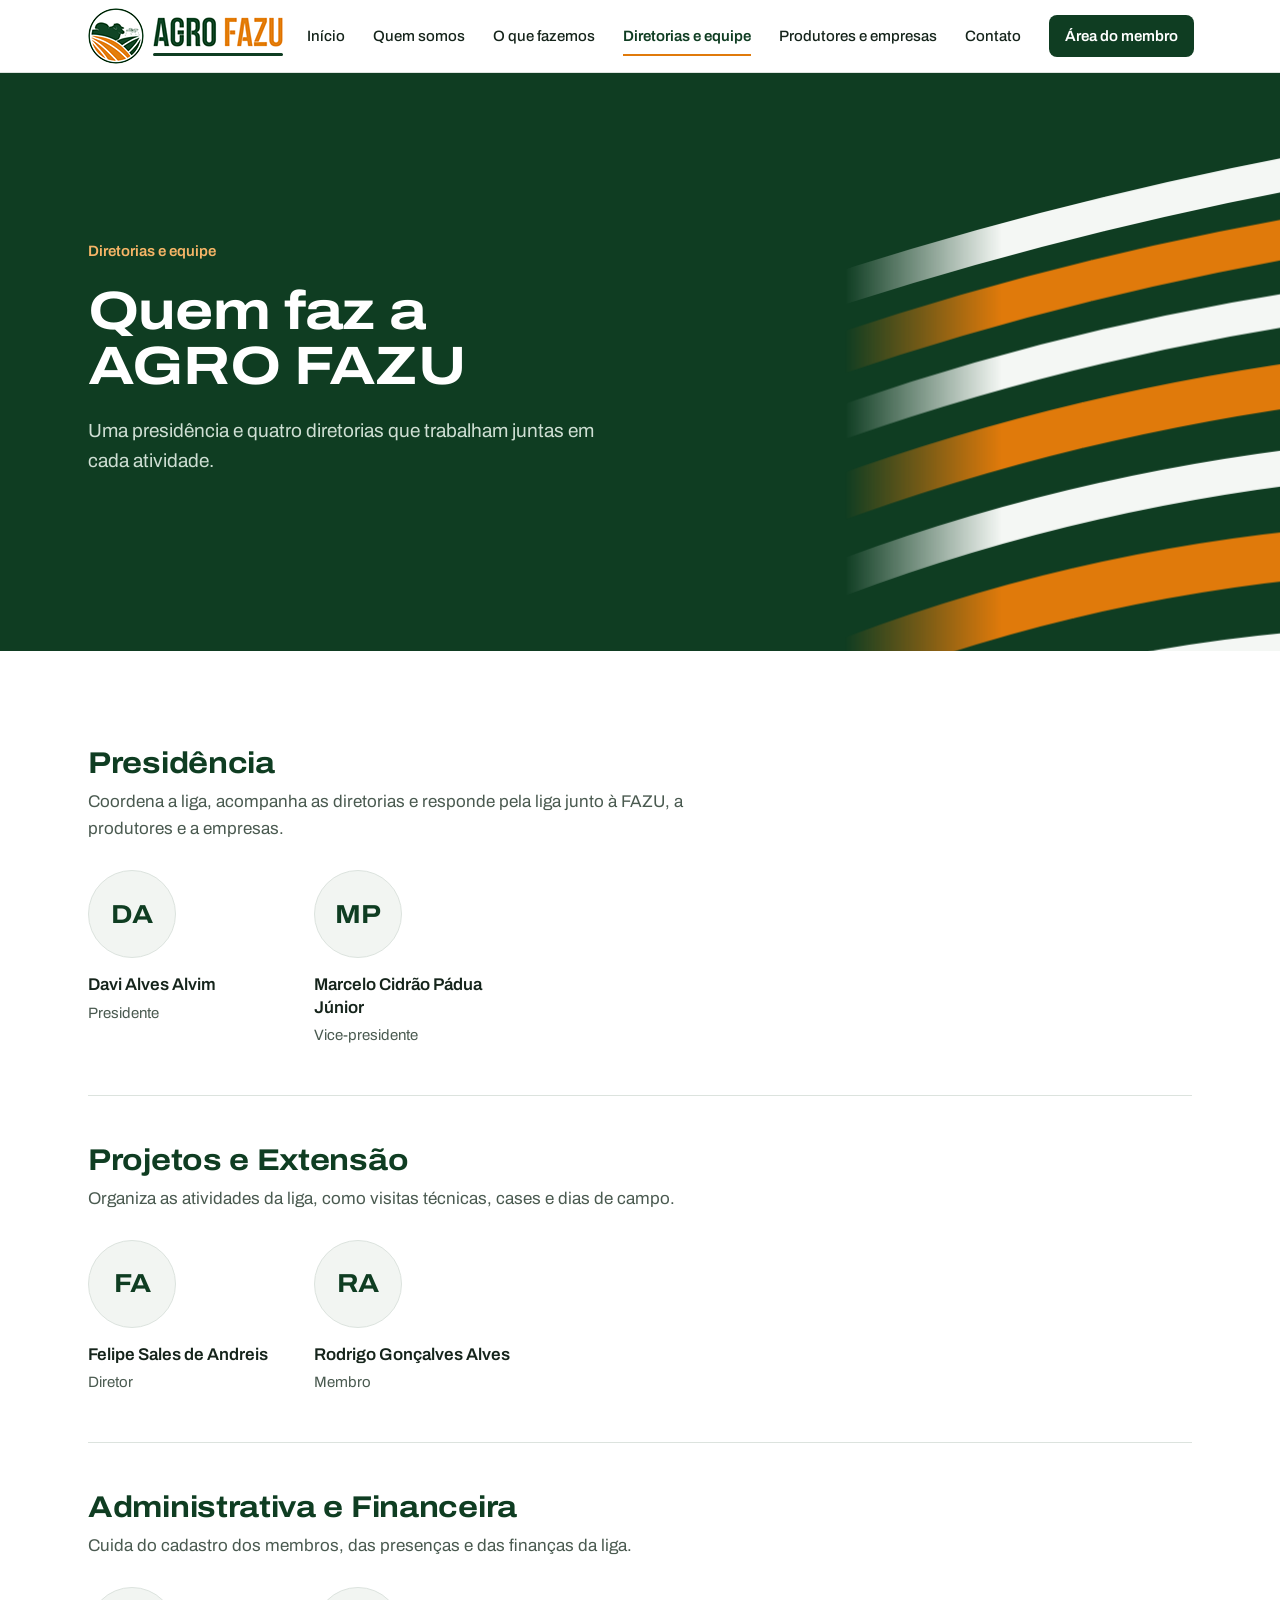
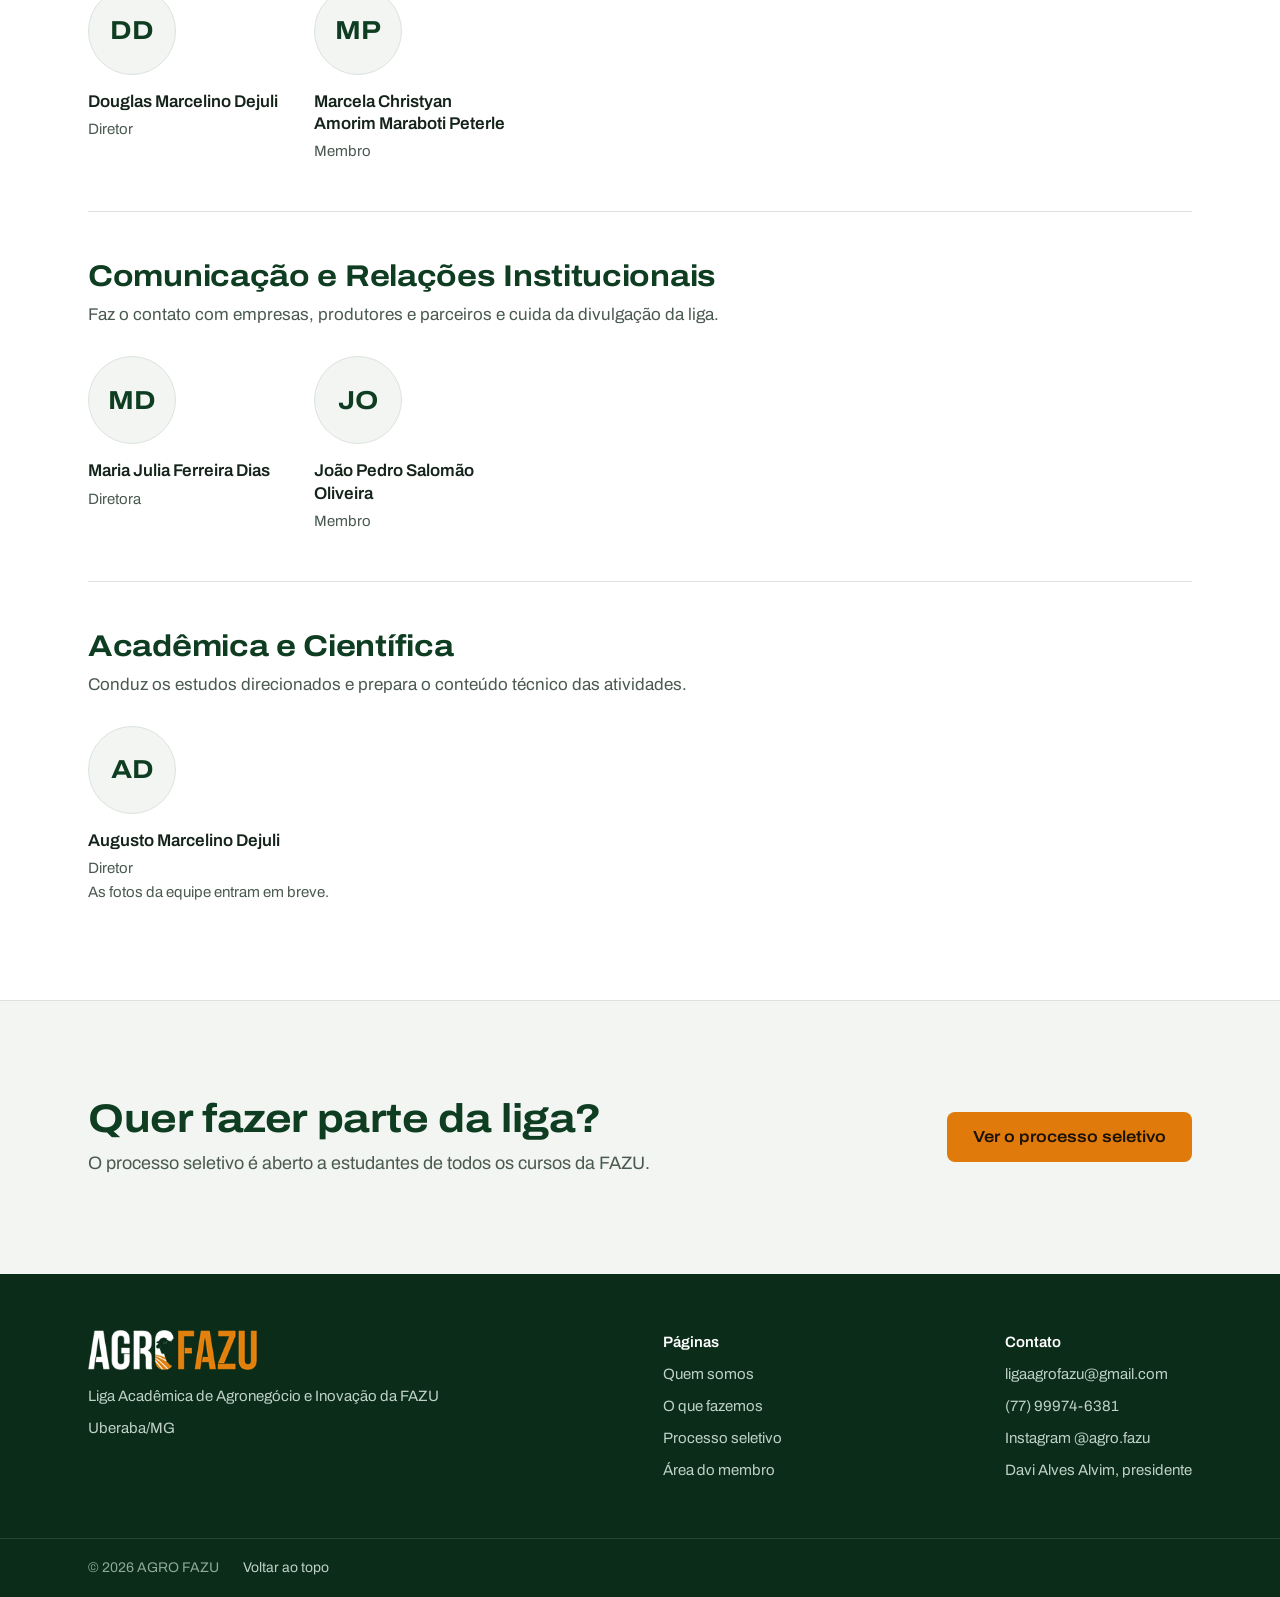
<file: diretorias-e-equipe.html>
<!DOCTYPE html>
<html lang="pt-BR">
<head>
<meta charset="utf-8">
<meta name="viewport" content="width=device-width, initial-scale=1">
<title>Diretorias e equipe — AGRO FAZU</title>
<meta name="description" content="A presidência e as quatro diretorias da AGRO FAZU e quem faz parte de cada uma.">
<link rel="canonical" href="https://agrofazu.com.br/diretorias-e-equipe">
<meta name="theme-color" content="#0F3D22">
<meta property="og:title" content="Diretorias e equipe — AGRO FAZU">
<meta property="og:description" content="A presidência e as quatro diretorias da AGRO FAZU e quem faz parte de cada uma.">
<meta property="og:image" content="https://agrofazu.com.br/og.png">
<meta property="og:image:width" content="1200">
<meta property="og:image:height" content="630">
<meta property="og:image:alt" content="AGRO FAZU — Liga Acadêmica de Agronegócio e Inovação da FAZU">
<meta property="og:locale" content="pt_BR">
<meta name="twitter:card" content="summary_large_image">
<meta property="og:site_name" content="AGRO FAZU">
<meta property="og:type" content="website">
<link rel="icon" type="image/png" href="favicon.png">
<link rel="apple-touch-icon" href="apple-touch-icon.png">
<link rel="preconnect" href="https://fonts.googleapis.com">
<link rel="preconnect" href="https://fonts.gstatic.com" crossorigin>
<link href="https://fonts.googleapis.com/css2?family=Archivo:wdth,wght@100..125,400..800&display=swap" rel="stylesheet">
<script>try{if(!sessionStorage.getItem("agrofazu_logo")){document.documentElement.classList.add("logo-entra");sessionStorage.setItem("agrofazu_logo","1")}}catch(e){}</script>
<link rel="stylesheet" href="estilo.css">
<link rel="stylesheet" href="anima.css">
</head>
<body>
<a class="pular" href="#conteudo">Pular para o conteúdo</a>
<header class="cabecalho">
  <div class="caixa">
    <a class="marca" href="index.html"><img class="marca-selo" src="logo-selo-56.png" srcset="logo-selo-48.png 48w, logo-selo-56.png 56w, logo-selo-96.png 96w, logo-selo-112.png 112w, logo-selo-144.png 144w, logo-selo-168.png 168w" sizes="(max-width:1080px) 48px, 56px" alt="" width="56" height="56"><span class="marca-texto"><img class="marca-nome" src="logo-nome-30.png" srcset="logo-nome-26.png 113w, logo-nome-30.png 130w, logo-nome-52.png 226w, logo-nome-60.png 261w, logo-nome-78.png 339w, logo-nome-90.png 391w" sizes="(max-width:1080px) 113px, 130px" alt="AGRO FAZU — Liga Acadêmica de Agronegócio e Inovação da FAZU" width="130" height="30"><span class="marca-linha" aria-hidden="true"></span></span></a>
    <input type="checkbox" id="menu-celular" aria-hidden="true">
    <label class="abrir-menu" for="menu-celular" role="button" tabindex="0" aria-label="Abrir o menu" aria-expanded="false" aria-controls="menu-principal"><svg width="24" height="24" viewBox="0 0 24 24" fill="none" stroke="#fff" stroke-width="2.5" stroke-linecap="round" aria-hidden="true"><path d="M4 7h16M4 12h16M4 17h16"/></svg></label>
    <nav class="menu" id="menu-principal" aria-label="Menu principal"><a href="index.html">Início</a><a href="quem-somos.html">Quem somos</a><a href="o-que-fazemos.html">O que fazemos</a><a href="diretorias-e-equipe.html" aria-current="page">Diretorias e equipe</a><a href="produtores-e-empresas.html">Produtores e empresas</a><a href="contato.html">Contato</a><a class="membro" href="portal/">Área do membro</a></nav>
  </div>
</header>
<main id="conteudo">
<section class="topo topo-interno"><div class="caixa"><div class="texto">
<span class="sobretitulo">Diretorias e equipe</span><h1>Quem faz a AGRO FAZU</h1><p>Uma presidência e quatro diretorias que trabalham juntas em cada atividade.</p></div></div></section>
<section><div class="caixa"><div class="diretoria"><h2>Presidência</h2><p>Coordena a liga, acompanha as diretorias e responde pela liga junto à FAZU, a produtores e a empresas.</p><div class="pessoas"><div class="pessoa"><div class="iniciais" aria-hidden="true">DA</div><strong>Davi Alves Alvim</strong><span>Presidente</span></div><div class="pessoa"><div class="iniciais" aria-hidden="true">MP</div><strong>Marcelo Cidrão Pádua Júnior</strong><span>Vice-presidente</span></div></div></div><div class="diretoria"><h2>Projetos e Extensão</h2><p>Organiza as atividades da liga, como visitas técnicas, cases e dias de campo.</p><div class="pessoas"><div class="pessoa"><div class="iniciais" aria-hidden="true">FA</div><strong>Felipe Sales de Andreis</strong><span>Diretor</span></div><div class="pessoa"><div class="iniciais" aria-hidden="true">RA</div><strong>Rodrigo Gonçalves Alves</strong><span>Membro</span></div></div></div><div class="diretoria"><h2>Administrativa e Financeira</h2><p>Cuida do cadastro dos membros, das presenças e das finanças da liga.</p><div class="pessoas"><div class="pessoa"><div class="iniciais" aria-hidden="true">DD</div><strong>Douglas Marcelino Dejuli</strong><span>Diretor</span></div><div class="pessoa"><div class="iniciais" aria-hidden="true">MP</div><strong>Marcela Christyan Amorim Maraboti Peterle</strong><span>Membro</span></div></div></div><div class="diretoria"><h2>Comunicação e Relações Institucionais</h2><p>Faz o contato com empresas, produtores e parceiros e cuida da divulgação da liga.</p><div class="pessoas"><div class="pessoa"><div class="iniciais" aria-hidden="true">MD</div><strong>Maria Julia Ferreira Dias</strong><span>Diretora</span></div><div class="pessoa"><div class="iniciais" aria-hidden="true">JO</div><strong>João Pedro Salomão Oliveira</strong><span>Membro</span></div></div></div><div class="diretoria"><h2>Acadêmica e Científica</h2><p>Conduz os estudos direcionados e prepara o conteúdo técnico das atividades.</p><div class="pessoas"><div class="pessoa"><div class="iniciais" aria-hidden="true">AD</div><strong>Augusto Marcelino Dejuli</strong><span>Diretor</span></div></div></div>
  <p style="color:var(--suave);font-size:15px;margin:0">As fotos da equipe entram em breve.</p>
</div></section>
<section class="chamada"><div class="caixa"><div><h2>Quer fazer parte da liga?</h2><p>O processo seletivo é aberto a estudantes de todos os cursos da FAZU.</p></div>
<a class="botao botao-laranja" href="processo-seletivo/">Ver o processo seletivo</a></div></section>
</main>
<footer class="rodape">
  <div class="caixa">
    <div class="col">
      <img class="nome-logo" src="sublogo-34.png" srcset="sublogo-28.png 119w, sublogo-34.png 144w, sublogo-56.png 237w, sublogo-68.png 288w, sublogo-84.png 356w, sublogo-102.png 432w" sizes="(max-width:820px) 136px, 170px" alt="AGRO FAZU" width="170" height="40" loading="lazy" decoding="async">
      <span>Liga Acadêmica de Agronegócio e Inovação da FAZU</span>
      <span>Uberaba/MG</span>
    </div>
    <div class="col">
      <span class="titulo">Páginas</span>
      <a href="quem-somos.html">Quem somos</a>
      <a href="o-que-fazemos.html">O que fazemos</a>
      <a href="processo-seletivo/">Processo seletivo</a>
      <a href="portal/">Área do membro</a>
    </div>
    <div class="col">
      <span class="titulo">Contato</span>
      <a href="mailto:ligaagrofazu@gmail.com">ligaagrofazu@gmail.com</a>
      <a href="tel:+5577999746381">(77) 99974-6381</a>
      <a href="https://www.instagram.com/agro.fazu/" target="_blank" rel="noopener">Instagram @agro.fazu</a>
      <span>Davi Alves Alvim, presidente</span>
    </div>
  </div>
  <div class="base"><div class="caixa"><span>© 2026 AGRO FAZU</span><a href="#conteudo">Voltar ao topo</a></div></div>
</footer>
<script src="anima.js" defer></script>
</body>
</html>
</file>
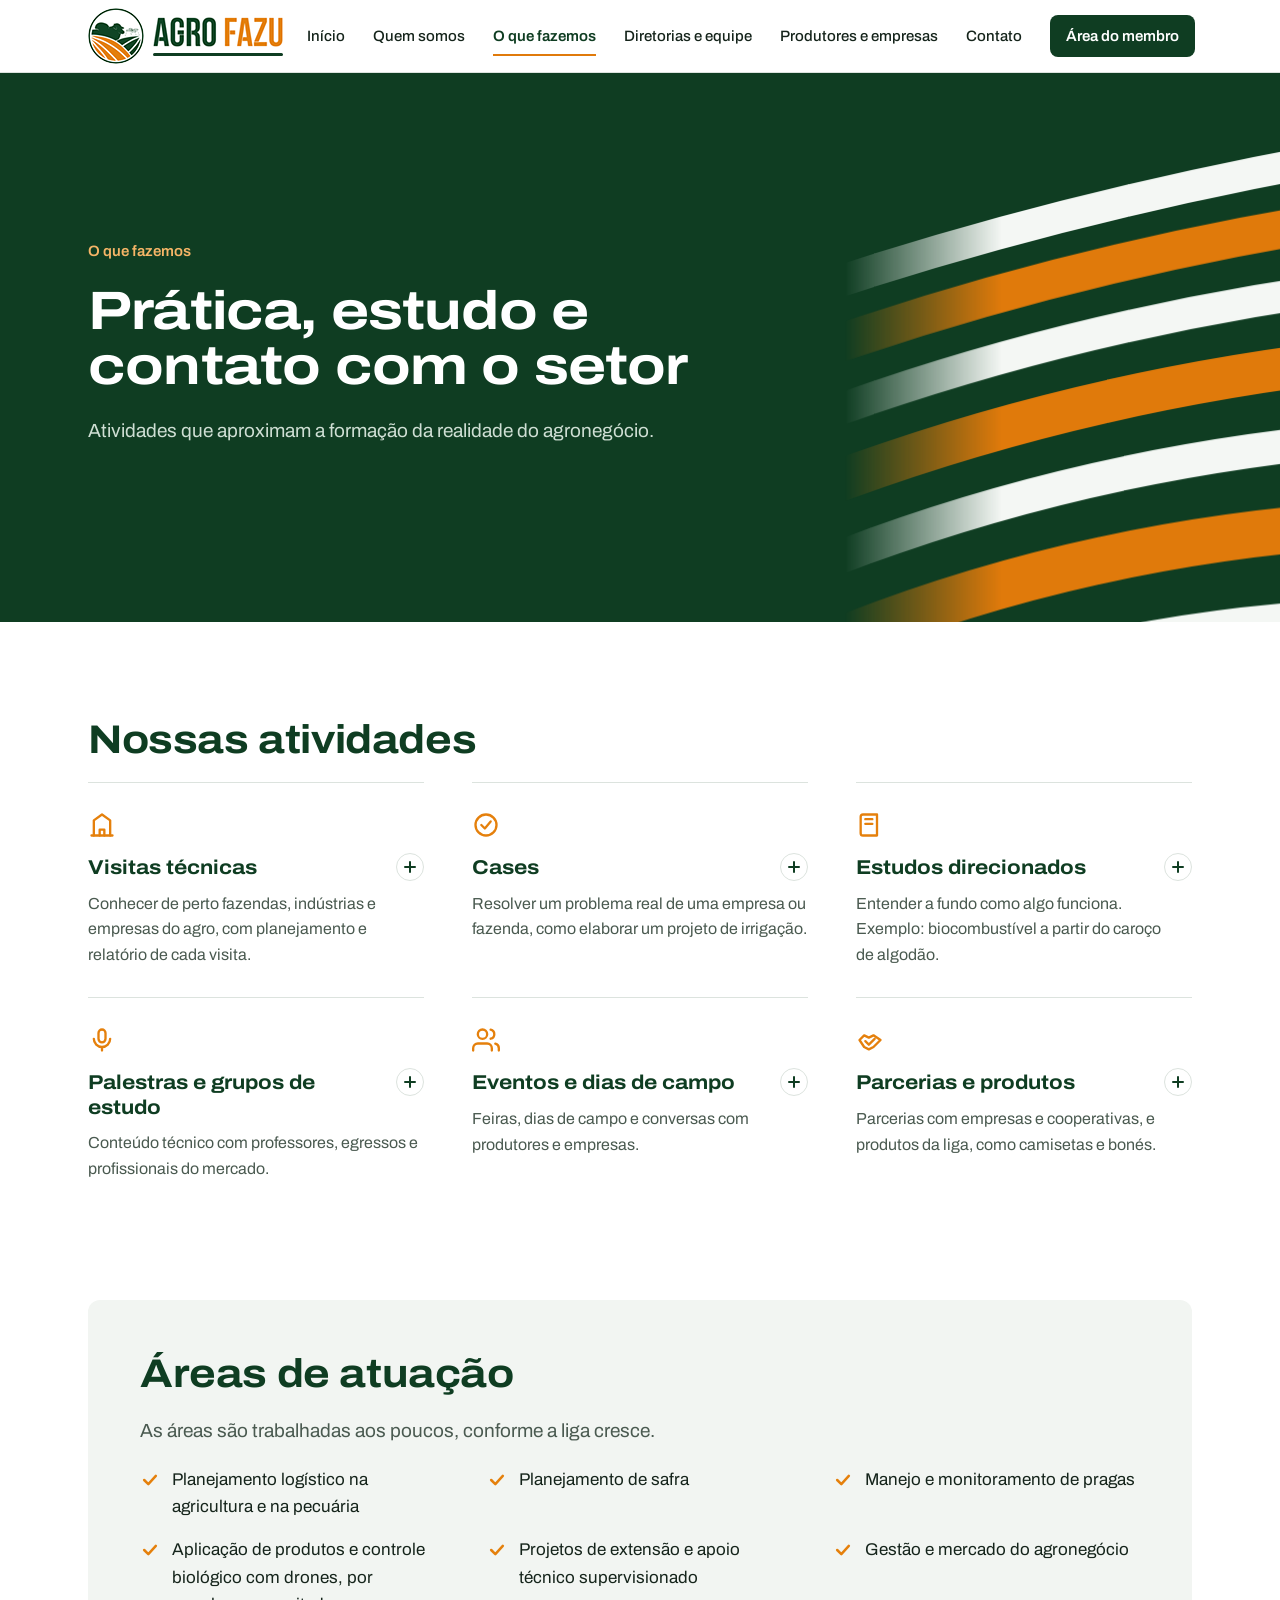
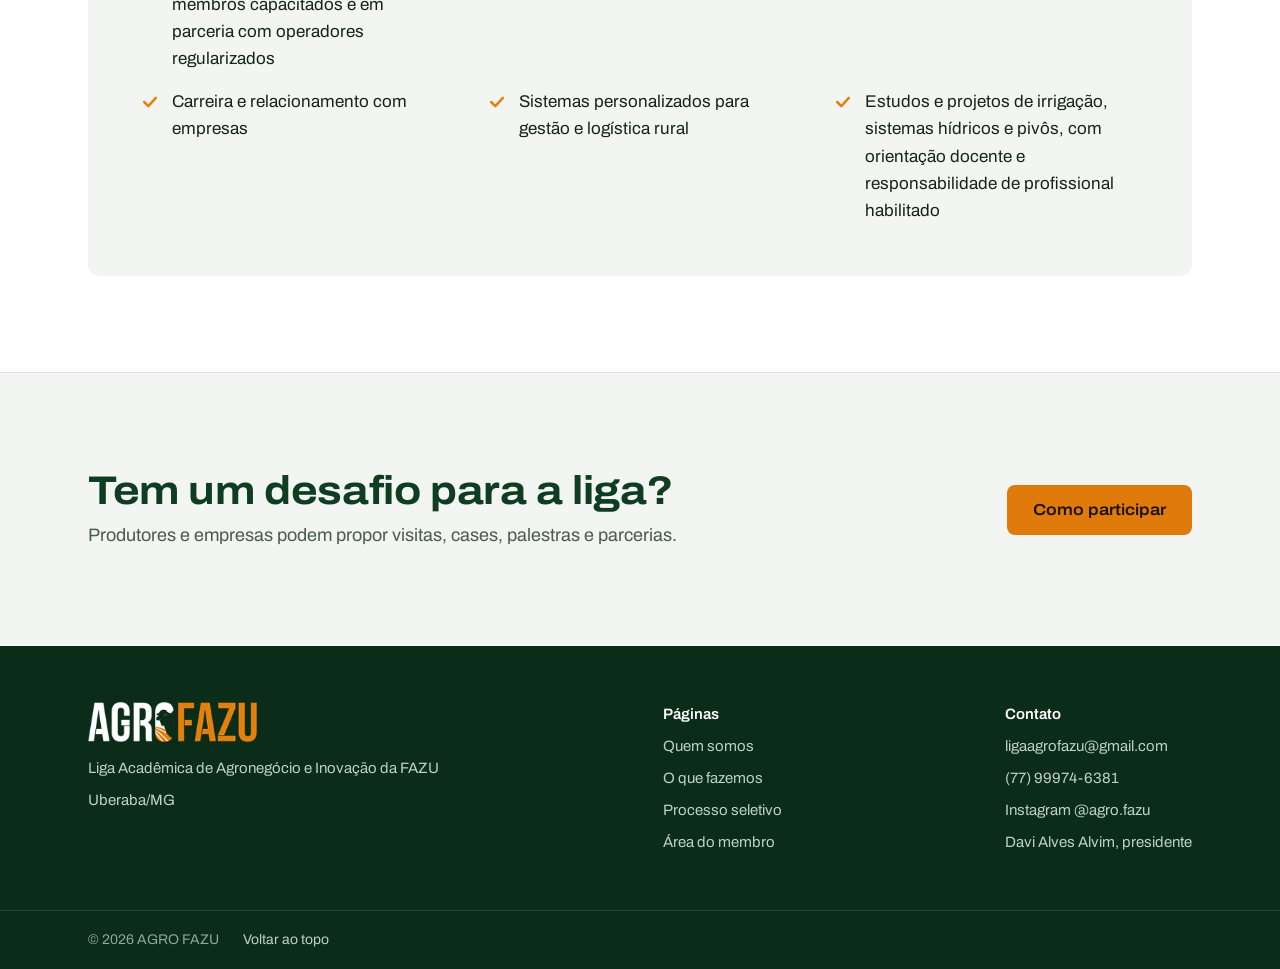
<file: o-que-fazemos.html>
<!DOCTYPE html>
<html lang="pt-BR">
<head>
<meta charset="utf-8">
<meta name="viewport" content="width=device-width, initial-scale=1">
<title>O que fazemos — AGRO FAZU</title>
<meta name="description" content="Visitas técnicas, cases, estudos direcionados, palestras e as áreas de atuação da AGRO FAZU.">
<link rel="canonical" href="https://agrofazu.com.br/o-que-fazemos">
<meta name="theme-color" content="#0F3D22">
<meta property="og:title" content="O que fazemos — AGRO FAZU">
<meta property="og:description" content="Visitas técnicas, cases, estudos direcionados, palestras e as áreas de atuação da AGRO FAZU.">
<meta property="og:image" content="https://agrofazu.com.br/og.png">
<meta property="og:image:width" content="1200">
<meta property="og:image:height" content="630">
<meta property="og:image:alt" content="AGRO FAZU — Liga Acadêmica de Agronegócio e Inovação da FAZU">
<meta property="og:locale" content="pt_BR">
<meta name="twitter:card" content="summary_large_image">
<meta property="og:site_name" content="AGRO FAZU">
<meta property="og:type" content="website">
<link rel="icon" type="image/png" href="favicon.png">
<link rel="apple-touch-icon" href="apple-touch-icon.png">
<link rel="preconnect" href="https://fonts.googleapis.com">
<link rel="preconnect" href="https://fonts.gstatic.com" crossorigin>
<link href="https://fonts.googleapis.com/css2?family=Archivo:wdth,wght@100..125,400..800&display=swap" rel="stylesheet">
<script>try{if(!sessionStorage.getItem("agrofazu_logo")){document.documentElement.classList.add("logo-entra");sessionStorage.setItem("agrofazu_logo","1")}}catch(e){}</script>
<link rel="stylesheet" href="estilo.css">
<link rel="stylesheet" href="anima.css">
</head>
<body>
<a class="pular" href="#conteudo">Pular para o conteúdo</a>
<header class="cabecalho">
  <div class="caixa">
    <a class="marca" href="index.html"><img class="marca-selo" src="logo-selo-56.png" srcset="logo-selo-48.png 48w, logo-selo-56.png 56w, logo-selo-96.png 96w, logo-selo-112.png 112w, logo-selo-144.png 144w, logo-selo-168.png 168w" sizes="(max-width:1080px) 48px, 56px" alt="" width="56" height="56"><span class="marca-texto"><img class="marca-nome" src="logo-nome-30.png" srcset="logo-nome-26.png 113w, logo-nome-30.png 130w, logo-nome-52.png 226w, logo-nome-60.png 261w, logo-nome-78.png 339w, logo-nome-90.png 391w" sizes="(max-width:1080px) 113px, 130px" alt="AGRO FAZU — Liga Acadêmica de Agronegócio e Inovação da FAZU" width="130" height="30"><span class="marca-linha" aria-hidden="true"></span></span></a>
    <input type="checkbox" id="menu-celular" aria-hidden="true">
    <label class="abrir-menu" for="menu-celular" role="button" tabindex="0" aria-label="Abrir o menu" aria-expanded="false" aria-controls="menu-principal"><svg width="24" height="24" viewBox="0 0 24 24" fill="none" stroke="#fff" stroke-width="2.5" stroke-linecap="round" aria-hidden="true"><path d="M4 7h16M4 12h16M4 17h16"/></svg></label>
    <nav class="menu" id="menu-principal" aria-label="Menu principal"><a href="index.html">Início</a><a href="quem-somos.html">Quem somos</a><a href="o-que-fazemos.html" aria-current="page">O que fazemos</a><a href="diretorias-e-equipe.html">Diretorias e equipe</a><a href="produtores-e-empresas.html">Produtores e empresas</a><a href="contato.html">Contato</a><a class="membro" href="portal/">Área do membro</a></nav>
  </div>
</header>
<main id="conteudo">
<section class="topo topo-interno"><div class="caixa"><div class="texto">
<span class="sobretitulo">O que fazemos</span><h1>Prática, estudo e contato com o setor</h1><p>Atividades que aproximam a formação da realidade do agronegócio.</p></div></div></section>
<section><div class="caixa">
  <h2>Nossas atividades</h2>
  <div class="grade">
    <div class="cartao"><svg width="28" height="28" viewBox="0 0 24 24" fill="none" stroke="#E5800C" stroke-width="2" stroke-linecap="round" stroke-linejoin="round" aria-hidden="true"><path d="M3 21h18"/><path d="M5 21V8l7-5 7 5v13"/><path d="M10 21v-5h4v5"/></svg><h3>Visitas técnicas</h3><p>Conhecer de perto fazendas, indústrias e empresas do agro, com planejamento e relatório de cada visita.</p>
      <div class="cartao-mais"><div><p><b>Para produtores e empresas:</b> abra a sua fazenda, indústria ou empresa para uma visita dos estudantes.</p><a class="mais" href="produtores-e-empresas.html">Receber uma visita técnica</a></div></div></div>
    <div class="cartao"><svg width="28" height="28" viewBox="0 0 24 24" fill="none" stroke="#E5800C" stroke-width="2" stroke-linecap="round" stroke-linejoin="round" aria-hidden="true"><circle cx="12" cy="12" r="9"/><path d="M8 12l3 3 5-6"/></svg><h3>Cases</h3><p>Resolver um problema real de uma empresa ou fazenda, como elaborar um projeto de irrigação.</p>
      <div class="cartao-mais"><div><p>A liga estuda o problema e propõe soluções, com orientação docente.</p><p><b>Para produtores e empresas:</b> traga um problema real do seu negócio para a liga estudar.</p><a class="mais" href="produtores-e-empresas.html">Propor um case</a></div></div></div>
    <div class="cartao"><svg width="28" height="28" viewBox="0 0 24 24" fill="none" stroke="#E5800C" stroke-width="2" stroke-linecap="round" stroke-linejoin="round" aria-hidden="true"><path d="M4 19V5a2 2 0 0 1 2-2h12v18H6a2 2 0 0 1-2-2z"/><path d="M8 7h6M8 11h6"/></svg><h3>Estudos direcionados</h3><p>Entender a fundo como algo funciona. Exemplo: biocombustível a partir do caroço de algodão.</p>
      <div class="cartao-mais"><div><p>Os temas seguem as áreas de atuação da liga, como planejamento de safra, manejo de pragas e irrigação.</p><a class="mais" href="#areas">Ver as áreas de atuação</a></div></div></div>
    <div class="cartao"><svg width="28" height="28" viewBox="0 0 24 24" fill="none" stroke="#E5800C" stroke-width="2" stroke-linecap="round" stroke-linejoin="round" aria-hidden="true"><rect x="9" y="3" width="6" height="11" rx="3"/><path d="M5 11a7 7 0 0 0 14 0M12 18v3"/></svg><h3>Palestras e grupos de estudo</h3><p>Conteúdo técnico com professores, egressos e profissionais do mercado.</p>
      <div class="cartao-mais"><div><p><b>Para produtores e empresas:</b> compartilhe a sua experiência com os estudantes da FAZU.</p><a class="mais" href="produtores-e-empresas.html">Apresentar uma palestra</a></div></div></div>
    <div class="cartao"><svg width="28" height="28" viewBox="0 0 24 24" fill="none" stroke="#E5800C" stroke-width="2" stroke-linecap="round" stroke-linejoin="round" aria-hidden="true"><path d="M17 21v-2a4 4 0 0 0-4-4H5a4 4 0 0 0-4 4v2"/><circle cx="9" cy="7" r="4"/><path d="M23 21v-2a4 4 0 0 0-3-3.9M16 3.1a4 4 0 0 1 0 7.8"/></svg><h3>Eventos e dias de campo</h3><p>Feiras, dias de campo e conversas com produtores e empresas.</p>
      <div class="cartao-mais"><div><p><b>Para produtores e empresas:</b> conte o que você tem em mente e a liga responde por e-mail ou telefone.</p><a class="mais" href="contato.html">Falar com a liga</a></div></div></div>
    <div class="cartao"><svg width="28" height="28" viewBox="0 0 24 24" fill="none" stroke="#E5800C" stroke-width="2" stroke-linecap="round" stroke-linejoin="round" aria-hidden="true"><path d="M8 13l3 3 5-5"/><path d="M3 12l4-4 4 2 4-2 6 4-6 6-4 2-4-2z"/></svg><h3>Parcerias e produtos</h3><p>Parcerias com empresas e cooperativas, e produtos da liga, como camisetas e bonés.</p>
      <div class="cartao-mais"><div><p><b>Para produtores e empresas:</b> apoie atividades e projetos da liga, com contrapartidas combinadas.</p><a class="mais" href="produtores-e-empresas.html">Firmar uma parceria</a></div></div></div>
  </div>
</div></section>

<section style="padding-top:0"><div class="caixa">
  <div class="bloco" id="areas">
    <h2>Áreas de atuação</h2>
    <p class="intro" style="color:var(--suave)">As áreas são trabalhadas aos poucos, conforme a liga cresce.</p>
    <ul class="lista-check" style="margin-top:20px"><li><svg width="20" height="20" viewBox="0 0 24 24" fill="none" stroke="#E5800C" stroke-width="3" stroke-linecap="round" stroke-linejoin="round" aria-hidden="true"><path d="M5 12l5 5 9-10"/></svg><span>Planejamento logístico na agricultura e na pecuária</span></li><li><svg width="20" height="20" viewBox="0 0 24 24" fill="none" stroke="#E5800C" stroke-width="3" stroke-linecap="round" stroke-linejoin="round" aria-hidden="true"><path d="M5 12l5 5 9-10"/></svg><span>Planejamento de safra</span></li><li><svg width="20" height="20" viewBox="0 0 24 24" fill="none" stroke="#E5800C" stroke-width="3" stroke-linecap="round" stroke-linejoin="round" aria-hidden="true"><path d="M5 12l5 5 9-10"/></svg><span>Manejo e monitoramento de pragas</span></li><li><svg width="20" height="20" viewBox="0 0 24 24" fill="none" stroke="#E5800C" stroke-width="3" stroke-linecap="round" stroke-linejoin="round" aria-hidden="true"><path d="M5 12l5 5 9-10"/></svg><span>Aplicação de produtos e controle biológico com drones, por membros capacitados e em parceria com operadores regularizados</span></li><li><svg width="20" height="20" viewBox="0 0 24 24" fill="none" stroke="#E5800C" stroke-width="3" stroke-linecap="round" stroke-linejoin="round" aria-hidden="true"><path d="M5 12l5 5 9-10"/></svg><span>Projetos de extensão e apoio técnico supervisionado</span></li><li><svg width="20" height="20" viewBox="0 0 24 24" fill="none" stroke="#E5800C" stroke-width="3" stroke-linecap="round" stroke-linejoin="round" aria-hidden="true"><path d="M5 12l5 5 9-10"/></svg><span>Gestão e mercado do agronegócio</span></li><li><svg width="20" height="20" viewBox="0 0 24 24" fill="none" stroke="#E5800C" stroke-width="3" stroke-linecap="round" stroke-linejoin="round" aria-hidden="true"><path d="M5 12l5 5 9-10"/></svg><span>Carreira e relacionamento com empresas</span></li><li><svg width="20" height="20" viewBox="0 0 24 24" fill="none" stroke="#E5800C" stroke-width="3" stroke-linecap="round" stroke-linejoin="round" aria-hidden="true"><path d="M5 12l5 5 9-10"/></svg><span>Sistemas personalizados para gestão e logística rural</span></li><li><svg width="20" height="20" viewBox="0 0 24 24" fill="none" stroke="#E5800C" stroke-width="3" stroke-linecap="round" stroke-linejoin="round" aria-hidden="true"><path d="M5 12l5 5 9-10"/></svg><span>Estudos e projetos de irrigação, sistemas hídricos e pivôs, com orientação docente e responsabilidade de profissional habilitado</span></li></ul>
  </div>
</div></section>
<section class="chamada"><div class="caixa"><div><h2>Tem um desafio para a liga?</h2><p>Produtores e empresas podem propor visitas, cases, palestras e parcerias.</p></div>
<a class="botao botao-laranja" href="produtores-e-empresas.html">Como participar</a></div></section>
</main>
<footer class="rodape">
  <div class="caixa">
    <div class="col">
      <img class="nome-logo" src="sublogo-34.png" srcset="sublogo-28.png 119w, sublogo-34.png 144w, sublogo-56.png 237w, sublogo-68.png 288w, sublogo-84.png 356w, sublogo-102.png 432w" sizes="(max-width:820px) 136px, 170px" alt="AGRO FAZU" width="170" height="40" loading="lazy" decoding="async">
      <span>Liga Acadêmica de Agronegócio e Inovação da FAZU</span>
      <span>Uberaba/MG</span>
    </div>
    <div class="col">
      <span class="titulo">Páginas</span>
      <a href="quem-somos.html">Quem somos</a>
      <a href="o-que-fazemos.html">O que fazemos</a>
      <a href="processo-seletivo/">Processo seletivo</a>
      <a href="portal/">Área do membro</a>
    </div>
    <div class="col">
      <span class="titulo">Contato</span>
      <a href="mailto:ligaagrofazu@gmail.com">ligaagrofazu@gmail.com</a>
      <a href="tel:+5577999746381">(77) 99974-6381</a>
      <a href="https://www.instagram.com/agro.fazu/" target="_blank" rel="noopener">Instagram @agro.fazu</a>
      <span>Davi Alves Alvim, presidente</span>
    </div>
  </div>
  <div class="base"><div class="caixa"><span>© 2026 AGRO FAZU</span><a href="#conteudo">Voltar ao topo</a></div></div>
</footer>
<script src="anima.js" defer></script>
</body>
</html>
</file>
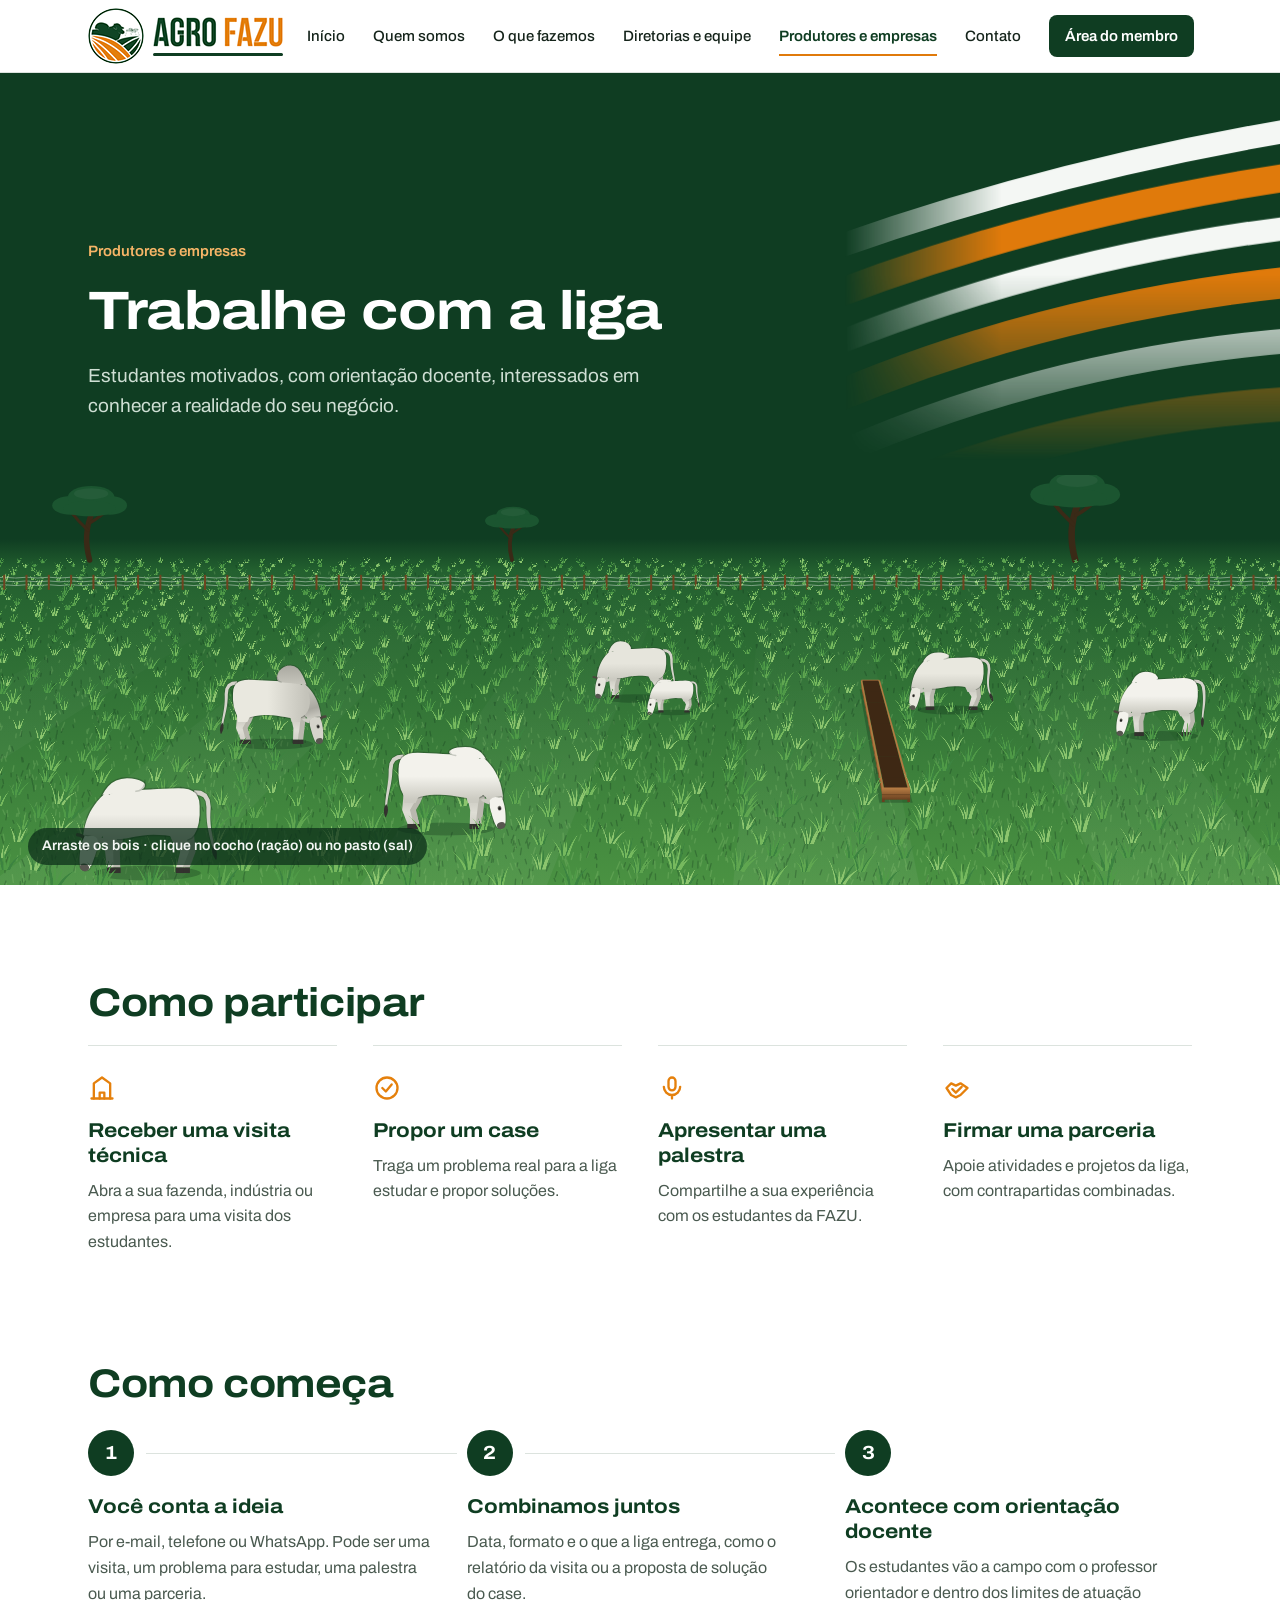
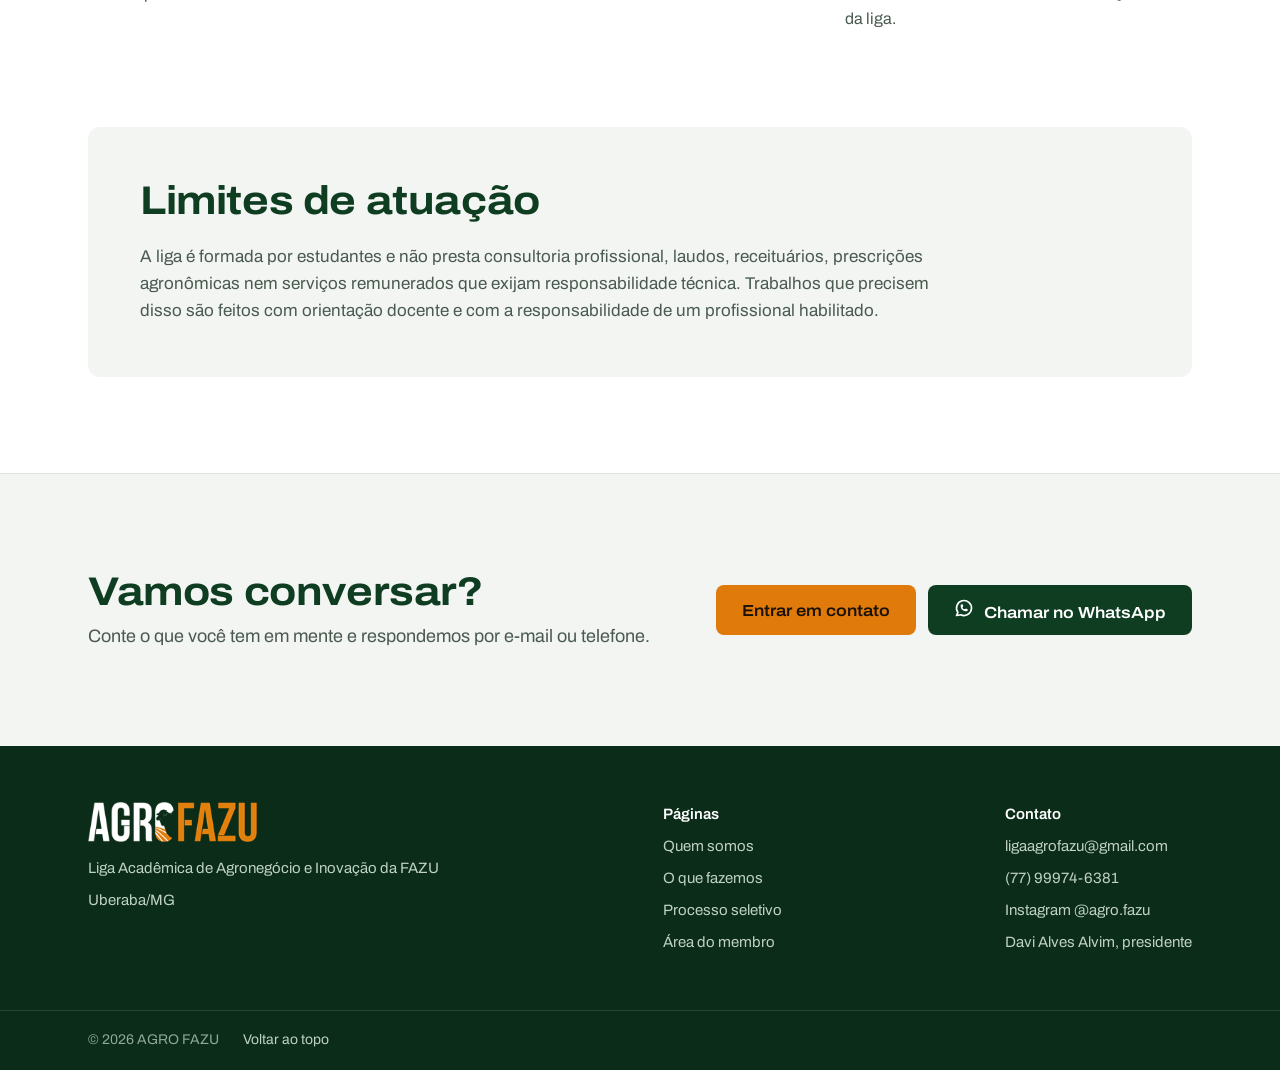
<file: produtores-e-empresas.html>
<!DOCTYPE html>
<html lang="pt-BR">
<head>
<meta charset="utf-8">
<meta name="viewport" content="width=device-width, initial-scale=1">
<title>Produtores e empresas — AGRO FAZU</title>
<meta name="description" content="Receba uma visita técnica, proponha um case, apresente uma palestra ou firme uma parceria com a AGRO FAZU.">
<link rel="canonical" href="https://agrofazu.com.br/produtores-e-empresas">
<meta name="theme-color" content="#0F3D22">
<meta property="og:title" content="Produtores e empresas — AGRO FAZU">
<meta property="og:description" content="Receba uma visita técnica, proponha um case, apresente uma palestra ou firme uma parceria com a AGRO FAZU.">
<meta property="og:image" content="https://agrofazu.com.br/og.png">
<meta property="og:image:width" content="1200">
<meta property="og:image:height" content="630">
<meta property="og:image:alt" content="AGRO FAZU — Liga Acadêmica de Agronegócio e Inovação da FAZU">
<meta property="og:locale" content="pt_BR">
<meta name="twitter:card" content="summary_large_image">
<meta property="og:site_name" content="AGRO FAZU">
<meta property="og:type" content="website">
<link rel="icon" type="image/png" href="favicon.png">
<link rel="apple-touch-icon" href="apple-touch-icon.png">
<link rel="preconnect" href="https://fonts.googleapis.com">
<link rel="preconnect" href="https://fonts.gstatic.com" crossorigin>
<link href="https://fonts.googleapis.com/css2?family=Archivo:wdth,wght@100..125,400..800&display=swap" rel="stylesheet">
<script>try{if(!sessionStorage.getItem("agrofazu_logo")){document.documentElement.classList.add("logo-entra");sessionStorage.setItem("agrofazu_logo","1")}}catch(e){}</script>
<link rel="stylesheet" href="estilo.css">
<link rel="stylesheet" href="anima.css">
</head>
<body>
<a class="pular" href="#conteudo">Pular para o conteúdo</a>
<header class="cabecalho">
  <div class="caixa">
    <a class="marca" href="index.html"><img class="marca-selo" src="logo-selo-56.png" srcset="logo-selo-48.png 48w, logo-selo-56.png 56w, logo-selo-96.png 96w, logo-selo-112.png 112w, logo-selo-144.png 144w, logo-selo-168.png 168w" sizes="(max-width:1080px) 48px, 56px" alt="" width="56" height="56"><span class="marca-texto"><img class="marca-nome" src="logo-nome-30.png" srcset="logo-nome-26.png 113w, logo-nome-30.png 130w, logo-nome-52.png 226w, logo-nome-60.png 261w, logo-nome-78.png 339w, logo-nome-90.png 391w" sizes="(max-width:1080px) 113px, 130px" alt="AGRO FAZU — Liga Acadêmica de Agronegócio e Inovação da FAZU" width="130" height="30"><span class="marca-linha" aria-hidden="true"></span></span></a>
    <input type="checkbox" id="menu-celular" aria-hidden="true">
    <label class="abrir-menu" for="menu-celular" role="button" tabindex="0" aria-label="Abrir o menu" aria-expanded="false" aria-controls="menu-principal"><svg width="24" height="24" viewBox="0 0 24 24" fill="none" stroke="#fff" stroke-width="2.5" stroke-linecap="round" aria-hidden="true"><path d="M4 7h16M4 12h16M4 17h16"/></svg></label>
    <nav class="menu" id="menu-principal" aria-label="Menu principal"><a href="index.html">Início</a><a href="quem-somos.html">Quem somos</a><a href="o-que-fazemos.html">O que fazemos</a><a href="diretorias-e-equipe.html">Diretorias e equipe</a><a href="produtores-e-empresas.html" aria-current="page">Produtores e empresas</a><a href="contato.html">Contato</a><a class="membro" href="portal/">Área do membro</a></nav>
  </div>
</header>
<main id="conteudo">
<section class="topo topo-interno"><div class="caixa"><div class="texto">
<span class="sobretitulo">Produtores e empresas</span><h1>Trabalhe com a liga</h1><p>Estudantes motivados, com orientação docente, interessados em conhecer a realidade do seu negócio.</p></div></div></section>
<div class="pasto" role="img" aria-label="Ilustração de um pasto com bois Nelore. Eles levantam a cabeça quando o mouse chega perto, se afastam quando ele passa por cima, vêm lamber o sal quando você clica no pasto, comem ração quando você clica no cocho e podem ser pegos e levados para outro lugar">
  <canvas id="pasto" aria-hidden="true"></canvas>
  <p class="pasto-dica" aria-hidden="true">Arraste os bois · clique no cocho (ração) ou no pasto (sal)</p>
</div>
<section><div class="caixa">
  <h2>Como participar</h2>
  <div class="grade">
    <div class="cartao"><svg width="28" height="28" viewBox="0 0 24 24" fill="none" stroke="#E5800C" stroke-width="2" stroke-linecap="round" stroke-linejoin="round" aria-hidden="true"><path d="M3 21h18"/><path d="M5 21V8l7-5 7 5v13"/><path d="M10 21v-5h4v5"/></svg><h3>Receber uma visita técnica</h3><p>Abra a sua fazenda, indústria ou empresa para uma visita dos estudantes.</p></div>
    <div class="cartao"><svg width="28" height="28" viewBox="0 0 24 24" fill="none" stroke="#E5800C" stroke-width="2" stroke-linecap="round" stroke-linejoin="round" aria-hidden="true"><circle cx="12" cy="12" r="9"/><path d="M8 12l3 3 5-6"/></svg><h3>Propor um case</h3><p>Traga um problema real para a liga estudar e propor soluções.</p></div>
    <div class="cartao"><svg width="28" height="28" viewBox="0 0 24 24" fill="none" stroke="#E5800C" stroke-width="2" stroke-linecap="round" stroke-linejoin="round" aria-hidden="true"><rect x="9" y="3" width="6" height="11" rx="3"/><path d="M5 11a7 7 0 0 0 14 0M12 18v3"/></svg><h3>Apresentar uma palestra</h3><p>Compartilhe a sua experiência com os estudantes da FAZU.</p></div>
    <div class="cartao"><svg width="28" height="28" viewBox="0 0 24 24" fill="none" stroke="#E5800C" stroke-width="2" stroke-linecap="round" stroke-linejoin="round" aria-hidden="true"><path d="M8 13l3 3 5-5"/><path d="M3 12l4-4 4 2 4-2 6 4-6 6-4 2-4-2z"/></svg><h3>Firmar uma parceria</h3><p>Apoie atividades e projetos da liga, com contrapartidas combinadas.</p></div>
  </div>
</div></section>

<section style="padding-top:0"><div class="caixa">
  <h2>Como começa</h2>
  <div class="passos">
    <div class="passo"><h3>Você conta a ideia</h3><p>Por e-mail, telefone ou WhatsApp. Pode ser uma visita, um problema para estudar, uma palestra ou uma parceria.</p></div>
    <div class="passo"><h3>Combinamos juntos</h3><p>Data, formato e o que a liga entrega, como o relatório da visita ou a proposta de solução do case.</p></div>
    <div class="passo"><h3>Acontece com orientação docente</h3><p>Os estudantes vão a campo com o professor orientador e dentro dos limites de atuação da liga.</p></div>
  </div>
</div></section>

<section style="padding-top:0"><div class="caixa">
  <div class="bloco">
    <h2>Limites de atuação</h2>
    <p style="margin:0;color:var(--suave);max-width:820px">A liga é formada por estudantes e não presta consultoria profissional, laudos, receituários, prescrições agronômicas nem serviços remunerados que exijam responsabilidade técnica. Trabalhos que precisem disso são feitos com orientação docente e com a responsabilidade de um profissional habilitado.</p>
  </div>
</div></section>
<section class="chamada"><div class="caixa"><div><h2>Vamos conversar?</h2><p>Conte o que você tem em mente e respondemos por e-mail ou telefone.</p></div>
<div class="botoes" style="margin:0"><a class="botao botao-laranja" href="contato.html">Entrar em contato</a><a class="botao botao-verde" href="https://wa.me/5577999746381?text=Ol%C3%A1!%20Vi%20o%20site%20da%20AGRO%20FAZU%20e%20quero%20conversar%20sobre%20uma%20parceria%2C%20visita%20t%C3%A9cnica%20ou%20case." target="_blank" rel="noopener"><svg width="20" height="20" viewBox="0 0 24 24" fill="none" stroke="currentColor" stroke-width="2" stroke-linecap="round" stroke-linejoin="round" aria-hidden="true"><path d="M3 21l1.65-3.8a9 9 0 1 1 3.4 2.9z"/><path d="M9 10a.5.5 0 0 0 1 0V9a.5.5 0 0 0-1 0v1a5 5 0 0 0 5 5h1a.5.5 0 0 0 0-1h-1a.5.5 0 0 0 0 1"/></svg>Chamar no WhatsApp</a></div></div></section>
</main>
<footer class="rodape">
  <div class="caixa">
    <div class="col">
      <img class="nome-logo" src="sublogo-34.png" srcset="sublogo-28.png 119w, sublogo-34.png 144w, sublogo-56.png 237w, sublogo-68.png 288w, sublogo-84.png 356w, sublogo-102.png 432w" sizes="(max-width:820px) 136px, 170px" alt="AGRO FAZU" width="170" height="40" loading="lazy" decoding="async">
      <span>Liga Acadêmica de Agronegócio e Inovação da FAZU</span>
      <span>Uberaba/MG</span>
    </div>
    <div class="col">
      <span class="titulo">Páginas</span>
      <a href="quem-somos.html">Quem somos</a>
      <a href="o-que-fazemos.html">O que fazemos</a>
      <a href="processo-seletivo/">Processo seletivo</a>
      <a href="portal/">Área do membro</a>
    </div>
    <div class="col">
      <span class="titulo">Contato</span>
      <a href="mailto:ligaagrofazu@gmail.com">ligaagrofazu@gmail.com</a>
      <a href="tel:+5577999746381">(77) 99974-6381</a>
      <a href="https://www.instagram.com/agro.fazu/" target="_blank" rel="noopener">Instagram @agro.fazu</a>
      <span>Davi Alves Alvim, presidente</span>
    </div>
  </div>
  <div class="base"><div class="caixa"><span>© 2026 AGRO FAZU</span><a href="#conteudo">Voltar ao topo</a></div></div>
</footer>
<script src="anima.js" defer></script>
<script src="pasto.js" defer></script>
</body>
</html>
</file>
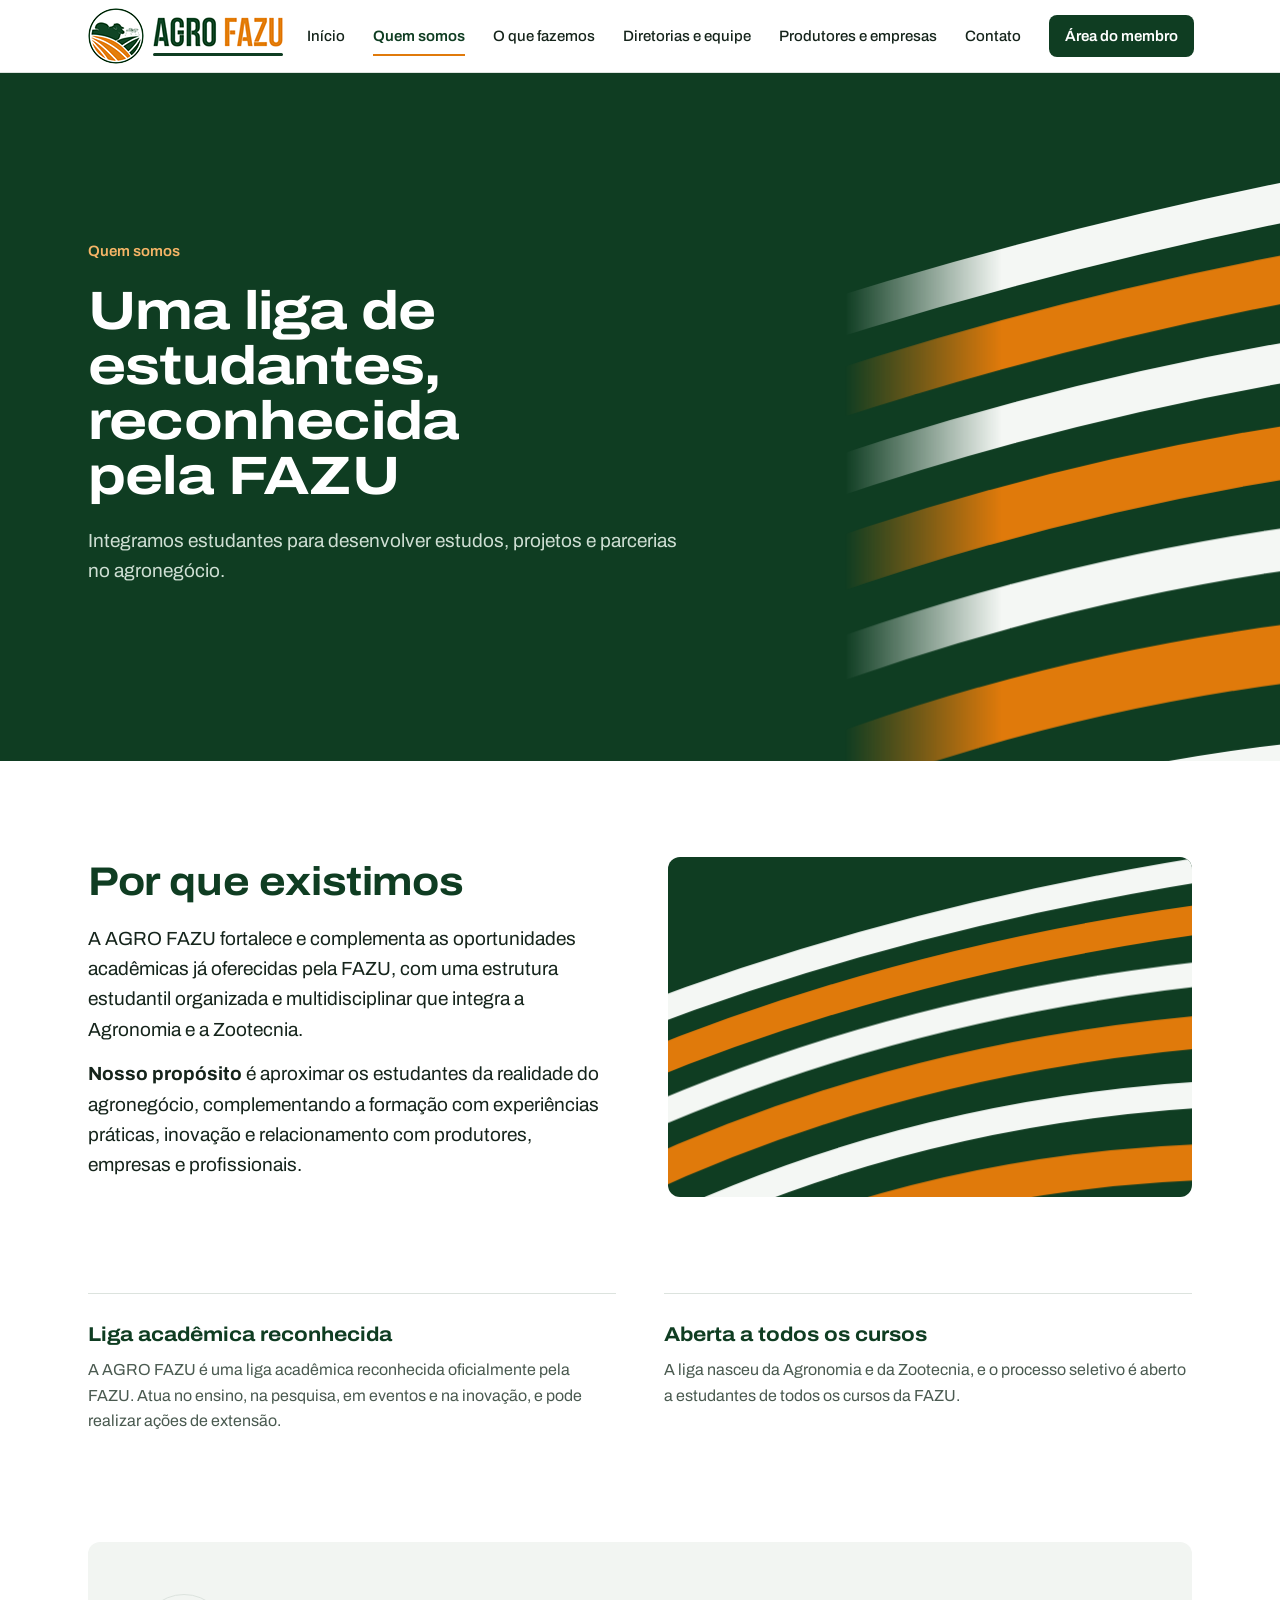
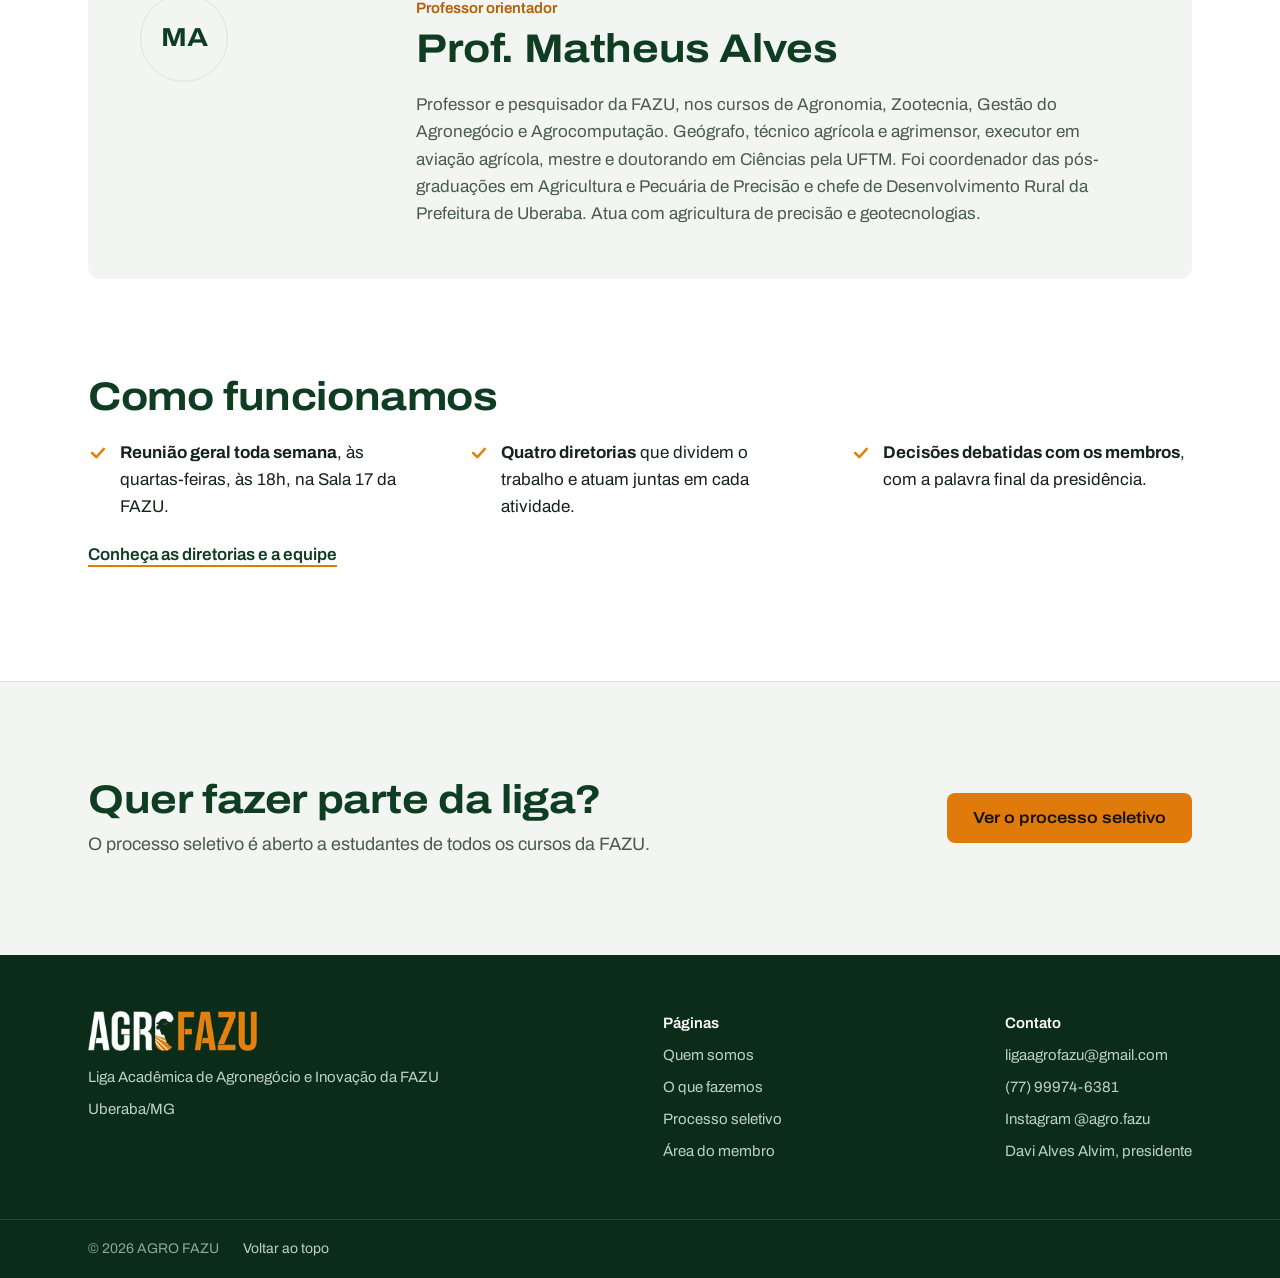
<file: quem-somos.html>
<!DOCTYPE html>
<html lang="pt-BR">
<head>
<meta charset="utf-8">
<meta name="viewport" content="width=device-width, initial-scale=1">
<title>Quem somos — AGRO FAZU</title>
<meta name="description" content="Conheça a AGRO FAZU, liga acadêmica reconhecida pela FAZU, seu propósito e o professor orientador.">
<link rel="canonical" href="https://agrofazu.com.br/quem-somos">
<meta name="theme-color" content="#0F3D22">
<meta property="og:title" content="Quem somos — AGRO FAZU">
<meta property="og:description" content="Conheça a AGRO FAZU, liga acadêmica reconhecida pela FAZU, seu propósito e o professor orientador.">
<meta property="og:image" content="https://agrofazu.com.br/og.png">
<meta property="og:image:width" content="1200">
<meta property="og:image:height" content="630">
<meta property="og:image:alt" content="AGRO FAZU — Liga Acadêmica de Agronegócio e Inovação da FAZU">
<meta property="og:locale" content="pt_BR">
<meta name="twitter:card" content="summary_large_image">
<meta property="og:site_name" content="AGRO FAZU">
<meta property="og:type" content="website">
<link rel="icon" type="image/png" href="favicon.png">
<link rel="apple-touch-icon" href="apple-touch-icon.png">
<link rel="preconnect" href="https://fonts.googleapis.com">
<link rel="preconnect" href="https://fonts.gstatic.com" crossorigin>
<link href="https://fonts.googleapis.com/css2?family=Archivo:wdth,wght@100..125,400..800&display=swap" rel="stylesheet">
<script>try{if(!sessionStorage.getItem("agrofazu_logo")){document.documentElement.classList.add("logo-entra");sessionStorage.setItem("agrofazu_logo","1")}}catch(e){}</script>
<link rel="stylesheet" href="estilo.css">
<link rel="stylesheet" href="anima.css">
</head>
<body>
<a class="pular" href="#conteudo">Pular para o conteúdo</a>
<header class="cabecalho">
  <div class="caixa">
    <a class="marca" href="index.html"><img class="marca-selo" src="logo-selo-56.png" srcset="logo-selo-48.png 48w, logo-selo-56.png 56w, logo-selo-96.png 96w, logo-selo-112.png 112w, logo-selo-144.png 144w, logo-selo-168.png 168w" sizes="(max-width:1080px) 48px, 56px" alt="" width="56" height="56"><span class="marca-texto"><img class="marca-nome" src="logo-nome-30.png" srcset="logo-nome-26.png 113w, logo-nome-30.png 130w, logo-nome-52.png 226w, logo-nome-60.png 261w, logo-nome-78.png 339w, logo-nome-90.png 391w" sizes="(max-width:1080px) 113px, 130px" alt="AGRO FAZU — Liga Acadêmica de Agronegócio e Inovação da FAZU" width="130" height="30"><span class="marca-linha" aria-hidden="true"></span></span></a>
    <input type="checkbox" id="menu-celular" aria-hidden="true">
    <label class="abrir-menu" for="menu-celular" role="button" tabindex="0" aria-label="Abrir o menu" aria-expanded="false" aria-controls="menu-principal"><svg width="24" height="24" viewBox="0 0 24 24" fill="none" stroke="#fff" stroke-width="2.5" stroke-linecap="round" aria-hidden="true"><path d="M4 7h16M4 12h16M4 17h16"/></svg></label>
    <nav class="menu" id="menu-principal" aria-label="Menu principal"><a href="index.html">Início</a><a href="quem-somos.html" aria-current="page">Quem somos</a><a href="o-que-fazemos.html">O que fazemos</a><a href="diretorias-e-equipe.html">Diretorias e equipe</a><a href="produtores-e-empresas.html">Produtores e empresas</a><a href="contato.html">Contato</a><a class="membro" href="portal/">Área do membro</a></nav>
  </div>
</header>
<main id="conteudo">
<section class="topo topo-interno"><div class="caixa"><div class="texto">
<span class="sobretitulo">Quem somos</span><h1>Uma liga de estudantes, reconhecida pela FAZU</h1><p>Integramos estudantes para desenvolver estudos, projetos e parcerias no agronegócio.</p></div></div></section>
<section><div class="caixa lado-a-lado">
  <div>
    <h2>Por que existimos</h2>
    <p class="intro">A AGRO FAZU fortalece e complementa as oportunidades acadêmicas já oferecidas pela FAZU, com uma estrutura estudantil organizada e multidisciplinar que integra a Agronomia e a Zootecnia.</p>
    <p class="intro"><b>Nosso propósito</b> é aproximar os estudantes da realidade do agronegócio, complementando a formação com experiências práticas, inovação e relacionamento com produtores, empresas e profissionais.</p>
  </div>
  <div class="foto" aria-hidden="true"></div>
</div></section>

<section style="padding-top:0"><div class="caixa grade-2">
  <div class="cartao"><h3>Liga acadêmica reconhecida</h3><p>A AGRO FAZU é uma liga acadêmica reconhecida oficialmente pela FAZU. Atua no ensino, na pesquisa, em eventos e na inovação, e pode realizar ações de extensão.</p></div>
  <div class="cartao"><h3>Aberta a todos os cursos</h3><p>A liga nasceu da Agronomia e da Zootecnia, e o processo seletivo é aberto a estudantes de todos os cursos da FAZU.</p></div>
</div></section>

<section style="padding-top:0"><div class="caixa">
  <div class="bloco lado-a-lado" style="align-items:flex-start">
    <div style="flex:0 1 220px"><div class="pessoa" style="border:0;padding:0"><div class="iniciais">MA</div></div></div>
    <div style="flex:1 1 520px">
      <span class="sobretitulo" style="color:#B35F00">Professor orientador</span>
      <h2 style="margin-top:6px">Prof. Matheus Alves</h2>
      <p style="margin:0;color:var(--suave)">Professor e pesquisador da FAZU, nos cursos de Agronomia, Zootecnia, Gestão do Agronegócio e Agrocomputação. Geógrafo, técnico agrícola e agrimensor, executor em aviação agrícola, mestre e doutorando em Ciências pela UFTM. Foi coordenador das pós-graduações em Agricultura e Pecuária de Precisão e chefe de Desenvolvimento Rural da Prefeitura de Uberaba. Atua com agricultura de precisão e geotecnologias.</p>
    </div>
  </div>
</div></section>

<section style="padding-top:0"><div class="caixa">
  <h2>Como funcionamos</h2>
  <ul class="lista-check">
    <li><svg width="20" height="20" viewBox="0 0 24 24" fill="none" stroke="#E5800C" stroke-width="3" stroke-linecap="round" stroke-linejoin="round" aria-hidden="true"><path d="M5 12l5 5 9-10"/></svg><span><b>Reunião geral toda semana</b>, às quartas-feiras, às 18h, na Sala 17 da FAZU.</span></li>
    <li><svg width="20" height="20" viewBox="0 0 24 24" fill="none" stroke="#E5800C" stroke-width="3" stroke-linecap="round" stroke-linejoin="round" aria-hidden="true"><path d="M5 12l5 5 9-10"/></svg><span><b>Quatro diretorias</b> que dividem o trabalho e atuam juntas em cada atividade.</span></li>
    <li><svg width="20" height="20" viewBox="0 0 24 24" fill="none" stroke="#E5800C" stroke-width="3" stroke-linecap="round" stroke-linejoin="round" aria-hidden="true"><path d="M5 12l5 5 9-10"/></svg><span><b>Decisões debatidas com os membros</b>, com a palavra final da presidência.</span></li>
  </ul>
  <p style="margin-top:20px"><a href="diretorias-e-equipe.html" class="mais">Conheça as diretorias e a equipe</a></p>
</div></section>
<section class="chamada"><div class="caixa"><div><h2>Quer fazer parte da liga?</h2><p>O processo seletivo é aberto a estudantes de todos os cursos da FAZU.</p></div>
<a class="botao botao-laranja" href="processo-seletivo/">Ver o processo seletivo</a></div></section>
</main>
<footer class="rodape">
  <div class="caixa">
    <div class="col">
      <img class="nome-logo" src="sublogo-34.png" srcset="sublogo-28.png 119w, sublogo-34.png 144w, sublogo-56.png 237w, sublogo-68.png 288w, sublogo-84.png 356w, sublogo-102.png 432w" sizes="(max-width:820px) 136px, 170px" alt="AGRO FAZU" width="170" height="40" loading="lazy" decoding="async">
      <span>Liga Acadêmica de Agronegócio e Inovação da FAZU</span>
      <span>Uberaba/MG</span>
    </div>
    <div class="col">
      <span class="titulo">Páginas</span>
      <a href="quem-somos.html">Quem somos</a>
      <a href="o-que-fazemos.html">O que fazemos</a>
      <a href="processo-seletivo/">Processo seletivo</a>
      <a href="portal/">Área do membro</a>
    </div>
    <div class="col">
      <span class="titulo">Contato</span>
      <a href="mailto:ligaagrofazu@gmail.com">ligaagrofazu@gmail.com</a>
      <a href="tel:+5577999746381">(77) 99974-6381</a>
      <a href="https://www.instagram.com/agro.fazu/" target="_blank" rel="noopener">Instagram @agro.fazu</a>
      <span>Davi Alves Alvim, presidente</span>
    </div>
  </div>
  <div class="base"><div class="caixa"><span>© 2026 AGRO FAZU</span><a href="#conteudo">Voltar ao topo</a></div></div>
</footer>
<script src="anima.js" defer></script>
</body>
</html>
</file>
<file: estilo.css>
/* AGRO FAZU — estilo do site
   Cores da logo: verde-mata e laranja-colheita. Fonte única: Archivo (com largura variável). */
:root{
  --mata:#0F3D22;
  --mata-2:#17502E;
  --mata-noite:#0A2C18;
  --colheita:#E07A0B;
  --colheita-texto:#A35400;
  --tinta:#15241B;
  --suave:#4A5A50;
  --linha:#DCE3DE;
  --nevoa:#F2F5F2;
  /* nomes antigos, usados em estilos dentro das páginas */
  --verde:var(--mata);--verde-escuro:var(--mata-noite);--laranja:var(--colheita);--borda:var(--linha);--fundo:#fff;--texto:var(--tinta)
}
*{box-sizing:border-box}
html{scroll-behavior:smooth;-webkit-text-size-adjust:100%;color-scheme:light}
/* Troca de página com uma transição suave (navegadores que suportam) */
@view-transition{navigation:auto}
.cabecalho{view-transition-name:cabecalho}
/* Link "pular para o conteúdo": só aparece ao navegar pelo teclado */
.pular{position:absolute;left:16px;top:-80px;z-index:60;background:var(--colheita);color:#1B1206;padding:10px 16px;border-radius:8px;font-weight:600;text-decoration:none;transition:top .2s}
.pular:focus{top:16px;outline:3px solid #1B1206;outline-offset:2px}
@media (prefers-reduced-motion:reduce){html{scroll-behavior:auto}}
body{margin:0;font-family:Archivo,"Segoe UI",Arial,sans-serif;font-size:17px;line-height:1.6;color:var(--tinta);background:#fff;-webkit-font-smoothing:antialiased}
h1,h2,h3,.marca,.botao,.nome,.iniciais{font-family:Archivo,"Segoe UI",Arial,sans-serif;font-stretch:112%}
a{color:var(--mata);text-decoration-thickness:1px;text-underline-offset:3px}
a:hover{color:var(--colheita-texto)}
a:focus-visible,.botao:focus-visible,.abrir-menu:focus-visible{outline:3px solid var(--colheita);outline-offset:3px;border-radius:4px}
::selection{background:#F7C892;color:var(--tinta)}
img{max-width:100%}
.caixa{max-width:1160px;margin:0 auto;padding:0 28px}

/* Cabeçalho */
.cabecalho{position:sticky;top:0;z-index:20;background:rgba(255,255,255,.96);border-bottom:1px solid var(--linha);-webkit-backdrop-filter:saturate(1.4) blur(8px);backdrop-filter:saturate(1.4) blur(8px)}
.cabecalho .caixa{display:flex;align-items:center;justify-content:space-between;gap:24px;min-height:72px}
.marca{display:flex;align-items:center;gap:12px;flex-shrink:0;white-space:nowrap;text-decoration:none;color:var(--mata);font-weight:800;font-size:20px;letter-spacing:.02em}
.marca:hover{color:var(--mata)}
.marca img{width:42px;height:42px;border-radius:50%}
.marca span span{color:var(--colheita)}
.menu{display:flex;align-items:center;gap:28px;font-size:15px;font-weight:500;white-space:nowrap}
.menu a{position:relative;color:var(--tinta);text-decoration:none;padding:8px 0}
.menu a:hover{color:var(--mata)}
.menu a[aria-current="page"]{color:var(--mata);font-weight:600}
.menu a[aria-current="page"]::after{content:"";position:absolute;left:0;right:0;bottom:0;height:2px;background:var(--colheita)}
.menu .membro{background:var(--mata);color:#fff;border-radius:8px;padding:9px 16px;font-weight:600}
.menu .membro:hover{background:var(--mata-2);color:#fff}
.abrir-menu{display:none}
#menu-celular{display:none}

/* Botões */
.botao{display:inline-flex;align-items:center;justify-content:center;min-height:50px;padding:13px 26px;border-radius:8px;border:0;font-weight:600;font-size:16px;line-height:1.2;text-decoration:none;transition:background-color .15s,border-color .15s}
.botao-laranja{background:var(--colheita);color:#1B1206}
.botao-laranja:hover{background:#F08C1F;color:#1B1206}
.botao-contorno{color:#fff;border:1.5px solid rgba(255,255,255,.55);padding:11.5px 24.5px}
.botao-contorno:hover{color:#fff;border-color:#fff;background:rgba(255,255,255,.08)}
.botao-verde{background:var(--mata);color:#fff}
.botao-verde:hover{background:var(--mata-2);color:#fff}
.botoes{display:flex;flex-wrap:wrap;gap:12px;margin-top:12px}

/* Topo das páginas: os sulcos da logo viram a paisagem do lado direito */
.topo{position:relative;overflow:hidden;background:var(--mata);color:#fff}
.topo::after{content:"";position:absolute;top:0;right:0;bottom:0;width:44%;background:url(sulcos.svg) right bottom/cover no-repeat;-webkit-mask-image:linear-gradient(to right,transparent 0,#000 38%);mask-image:linear-gradient(to right,transparent 0,#000 38%);pointer-events:none}
.topo .caixa{position:relative;z-index:1;padding-top:104px;padding-bottom:112px}
.topo .texto{max-width:640px;display:flex;flex-direction:column;gap:22px}
.sobretitulo{font-size:15px;font-weight:600;line-height:1.4}
.topo .sobretitulo{color:#F6B567}
.topo h1{margin:0;font-weight:700;font-stretch:118%;font-size:clamp(40px,6.2vw,70px);line-height:1.02;letter-spacing:-.015em;text-wrap:balance}
.topo p{margin:0;max-width:33em;font-size:19px;line-height:1.55;color:#CFDFD4}
/* Fatos rápidos no topo da página inicial */
.fatos{display:flex;flex-wrap:wrap;gap:10px 26px;margin:6px 0 0;padding:0;list-style:none;font-size:15px;font-weight:500;color:#CFDFD4}
.fatos li{display:flex;align-items:center;gap:8px}
.fatos svg{flex-shrink:0;color:var(--colheita)}
.topo-interno::after{width:30%}
.topo-interno .caixa{padding-top:72px;padding-bottom:80px}
.topo-interno h1{font-size:clamp(34px,4.8vw,54px)}

/* Seções */
section{padding:96px 0}
h2{margin:0 0 20px;font-weight:700;font-size:clamp(28px,3.6vw,40px);line-height:1.1;letter-spacing:-.01em;color:var(--mata);text-wrap:balance}
h3{margin:0;font-weight:700;font-size:20px;line-height:1.25;color:var(--mata)}
p{text-wrap:pretty}
.intro{max-width:36em;margin:0 0 14px;font-size:19px;line-height:1.6}
.mais{font-weight:600;text-decoration:underline;text-decoration-color:var(--colheita);text-decoration-thickness:2px;text-underline-offset:5px}

/* Listas de atividades: linhas finas em vez de caixas */
.grade{display:grid;grid-template-columns:repeat(3,1fr);gap:8px 48px;margin-top:12px}
.grade:has(>:nth-child(4):last-child){grid-template-columns:repeat(4,1fr);column-gap:36px}
@media (max-width:1080px){.grade,.grade:has(>:nth-child(4):last-child){grid-template-columns:repeat(2,1fr)}}
@media (max-width:600px){.grade,.grade:has(>:nth-child(4):last-child){grid-template-columns:1fr}}
.grade-2{display:grid;grid-template-columns:repeat(auto-fit,minmax(320px,1fr));gap:8px 48px}
.cartao{display:flex;flex-direction:column;gap:10px;padding:28px 0 12px;border-top:1px solid var(--linha)}
.cartao>svg{margin-bottom:6px}
.cartao p{margin:0;font-size:16px;color:var(--suave)}
.cartao ul{margin:0;padding-left:20px;font-size:16px;color:var(--suave)}
.bloco{background:var(--nevoa);border-radius:12px;padding:52px}
.lado-a-lado{display:flex;flex-wrap:wrap;align-items:center;gap:56px}
.lado-a-lado>div{flex:1 1 440px}
.foto{min-height:340px;border-radius:12px;background:var(--mata) url(sulcos.svg) center/cover no-repeat}
.lista-check{list-style:none;margin:0;padding:0;display:grid;grid-template-columns:repeat(auto-fit,minmax(300px,1fr));gap:16px 40px;font-size:17px}
.lista-check li{display:flex;gap:12px;align-items:flex-start}
.lista-check svg{flex-shrink:0;margin-top:4px}

/* Passos em sequência (como começa uma parceria) */
.passos{display:grid;grid-template-columns:repeat(3,1fr);gap:32px;margin-top:12px;counter-reset:passo}
.passo{position:relative;display:flex;flex-direction:column;gap:10px;padding-top:4px}
.passo::before{counter-increment:passo;content:counter(passo);display:flex;align-items:center;justify-content:center;width:46px;height:46px;margin-bottom:8px;border-radius:50%;background:var(--mata);color:#fff;font-weight:700;font-size:19px;font-stretch:112%}
.passo::after{content:"";position:absolute;top:27px;left:58px;right:-22px;height:1px;background:var(--linha)}
.passo:last-child::after{display:none}
.passo h3{margin:0}
.passo p{margin:0;font-size:16px;color:var(--suave)}
@media (max-width:820px){.passos{grid-template-columns:1fr;gap:24px}.passo::after{display:none}}

/* Botão do WhatsApp: verde da liga, com o ícone */
.botao svg{flex-shrink:0;margin-right:10px}

/* Chamada no fim das páginas */
.chamada{background:var(--nevoa);border-top:1px solid var(--linha)}
.chamada .caixa{display:flex;flex-wrap:wrap;align-items:center;justify-content:space-between;gap:28px}
.chamada h2{margin-bottom:8px}
.chamada p{margin:0;font-size:18px;color:var(--suave)}

/* Equipe */
.diretoria{padding-top:48px;margin-top:48px;border-top:1px solid var(--linha)}
.diretoria:first-child{padding-top:0;margin-top:0;border-top:0}
.diretoria h2{font-size:clamp(24px,2.8vw,30px);margin-bottom:8px}
.diretoria>p{max-width:40em;margin:0 0 28px;color:var(--suave)}
.pessoas{display:grid;grid-template-columns:repeat(auto-fill,minmax(190px,1fr));gap:28px 24px}
.pessoa{display:flex;flex-direction:column;align-items:flex-start;gap:4px}
.pessoa .iniciais{display:flex;align-items:center;justify-content:center;width:88px;height:88px;margin-bottom:12px;border-radius:50%;background:var(--nevoa);border:1px solid var(--linha);color:var(--mata);font-weight:700;font-size:26px}
.pessoa strong{font-family:Archivo,sans-serif;font-weight:600;font-size:17px;line-height:1.3;color:var(--tinta)}
.pessoa span{font-size:15px;color:var(--suave)}

/* Contato */
.contato-item{flex-direction:row;gap:16px;align-items:flex-start}
.contato-item>svg{flex-shrink:0;margin:3px 0 0}
.contato-item strong{display:block;margin-bottom:2px;font-weight:600;color:var(--mata)}
.contato-item .botao{display:inline-flex}

/* Rodapé */
.rodape{background:var(--mata-noite);color:#BFD1C5;font-size:15px}
.rodape .caixa{display:flex;flex-wrap:wrap;justify-content:space-between;gap:36px;padding-top:56px;padding-bottom:56px}
.rodape a{color:#BFD1C5;text-decoration:none}
.rodape a:hover{color:#fff;text-decoration:underline}
.rodape .col{display:flex;flex-direction:column;gap:8px}
.rodape .titulo{font-weight:600;color:#fff}
.rodape .nome{font-weight:800;font-size:20px;letter-spacing:.02em;color:#fff}
.rodape .nome span{color:var(--colheita)}
.rodape .nome-logo{display:block;align-self:flex-start;width:auto;height:40px;margin-bottom:6px}
@media (max-width:820px){.rodape .nome-logo{height:32px}}
.rodape .base{border-top:1px solid rgba(255,255,255,.12);font-size:14px;color:#8FA898}
.rodape .base .caixa{padding-top:18px;padding-bottom:18px;gap:8px 24px;justify-content:flex-start}
.rodape .base a{color:#BFD1C5}

/* Página não encontrada */
.nao-achada .caixa{padding-top:72px;padding-bottom:80px}
.nao-achada .codigo{display:block;font-size:15px;font-weight:600;color:#F6B567;margin-bottom:8px}

/* Impressão: só o conteúdo */
@media print{
  .cabecalho,.faixa,.chamada,.abrir-menu,.pular,.progresso{display:none!important}
  .topo{background:none!important;color:#000}
  .topo::after,.topo::before,.campo{display:none!important}
  .topo h1,.topo p,.topo .sobretitulo,.fatos{color:#000!important}
  .botao{display:none!important}
  section{padding:24px 0}
  .rodape{background:none;color:#000}
  .rodape a{color:#000}
  a[href^="http"]::after{content:" (" attr(href) ")";font-size:12px}
}

@media (max-width:1080px){
  .abrir-menu{display:inline-flex;align-items:center;justify-content:center;width:46px;height:46px;border:1px solid var(--linha);border-radius:8px;cursor:pointer}
  .abrir-menu svg{stroke:var(--mata)}
  .menu{display:none;position:absolute;top:100%;left:0;right:0;flex-direction:column;align-items:stretch;gap:0;padding:8px 28px 24px;background:#fff;border-bottom:1px solid var(--linha);box-shadow:0 18px 30px -18px rgba(15,61,34,.25)}
  .menu a{padding:14px 0;border-bottom:1px solid var(--linha)}
  .menu a[aria-current="page"]::after{display:none}
  .menu .membro{margin-top:16px;border-bottom:0;text-align:center}
  #menu-celular:checked~.menu{display:flex}
}
@media (max-width:820px){
  .topo::after,.topo-interno::after{top:auto;left:0;width:100%;height:120px;background-position:center 30%;-webkit-mask-image:linear-gradient(to bottom,transparent 0,#000 60%);mask-image:linear-gradient(to bottom,transparent 0,#000 60%)}
  .topo .caixa{padding-top:44px;padding-bottom:140px}
  .topo-interno .caixa{padding-top:48px;padding-bottom:130px}
  .topo p{font-size:17px}
  section{padding:64px 0}
  .bloco{padding:28px 24px}
  .lado-a-lado{gap:32px}
  .foto{min-height:220px}
}

/* Logo terciária no cabeçalho: selo redondo + nome (manual da marca, página 4) */
.marca{gap:9px}
.marca .marca-selo{width:56px;height:56px;border-radius:50%}
.marca .marca-texto{display:flex;flex-direction:column;gap:6px}
.marca .marca-nome{width:130px;height:30px;border-radius:0}
/* Linha verde no lugar da frase */
.marca .marca-linha{display:block;width:100%;height:3px;border-radius:2px;background:var(--mata);transform-origin:0 50%}
@media (max-width:1080px){
  .marca .marca-selo{width:48px;height:48px}
  .marca .marca-nome{width:113px;height:26px}
  .marca .marca-texto{gap:5px}
}
</file>
<file: anima.css>
/* AGRO FAZU — animações
   Só valem com a classe "anima" no <html>, que o anima.js coloca
   (e não coloca para quem pediu ao sistema para reduzir movimento). */

/* Topo em tela cheia na página inicial e no processo seletivo */
.topo:not(.topo-interno){min-height:min(880px,calc(100svh - 73px));display:flex;align-items:center}
.topo:not(.topo-interno)>.caixa{width:100%}

/* Sulcos desenhados em SVG (substituem a imagem de fundo) */
.campo{position:absolute;top:0;right:0;bottom:0;width:44%;pointer-events:none;-webkit-mask-image:linear-gradient(to right,transparent 0,#000 36%);mask-image:linear-gradient(to right,transparent 0,#000 36%)}
.topo-interno .campo{width:34%}
.campo svg{display:block;width:100%;height:100%}
.campo g{will-change:transform}
.topo.tem-campo::after{display:none}
.foto.tem-campo{position:relative;overflow:hidden;background-image:none}
.foto .campo{width:100%;-webkit-mask-image:none;mask-image:none}
@media (max-width:820px){
  .campo,.topo-interno .campo{top:auto;left:0;width:100%;height:130px;-webkit-mask-image:linear-gradient(to bottom,transparent 0,#000 55%);mask-image:linear-gradient(to bottom,transparent 0,#000 55%)}
}

/* Luz que acompanha o mouse no topo */
.topo::before{content:"";position:absolute;inset:0;z-index:0;pointer-events:none;background:radial-gradient(520px circle at var(--mx,30%) var(--my,40%),rgba(246,181,103,.13),transparent 60%);opacity:0;transition:opacity .6s}
.anima .topo:hover::before{opacity:1}

/* Título do topo entra palavra por palavra */
.anima .topo h1 .palavra{display:inline-block;overflow:hidden;vertical-align:top;padding-bottom:.08em;margin-bottom:-.08em}
.anima .topo h1 .palavra>span{display:inline-block;transform:translateY(105%);animation:sobe 1s cubic-bezier(.2,.75,.15,1) forwards;animation-delay:calc(var(--i) * 70ms + 150ms)}
.anima .topo .texto>:not(h1){opacity:0;transform:translateY(16px);animation:aparece .9s cubic-bezier(.2,.75,.15,1) forwards;animation-delay:calc(var(--i,0) * 90ms + 650ms)}
@keyframes sobe{to{transform:none}}
@keyframes aparece{to{opacity:1;transform:none}}

/* Barra de leitura no cabeçalho */
.progresso{position:absolute;left:0;right:0;bottom:-1px;height:2px;background:var(--colheita);transform-origin:0 50%;transform:scaleX(var(--p,0));pointer-events:none}

/* Conteúdo aparece ao rolar */
.anima .revelar{opacity:0;transform:translateY(34px);transition:opacity .9s cubic-bezier(.2,.75,.15,1),transform .9s cubic-bezier(.2,.75,.15,1);transition-delay:calc(var(--i,0) * 85ms)}
.anima .revelar.visivel{opacity:1;transform:none}
.anima .lista-check li svg path,.anima .requisitos svg path{stroke-dasharray:24;stroke-dashoffset:24}
.anima .visivel svg path{animation:traco .7s ease-out forwards;animation-delay:calc(var(--i,0) * 85ms + 250ms)}
@keyframes traco{to{stroke-dashoffset:0}}

/* Atividades: linha laranja cresce e o ícone levanta */
.cartao{position:relative}
.cartao::before{content:"";position:absolute;top:-1px;left:0;height:2px;width:100%;background:var(--colheita);transform:scaleX(0);transform-origin:0 50%;transition:transform .55s cubic-bezier(.2,.75,.15,1)}
.cartao>svg{transition:transform .45s cubic-bezier(.3,1.6,.5,1)}
.cartao h3{transition:color .3s}
@media (hover:hover){
  .cartao:hover::before{transform:scaleX(1)}
  .cartao:hover>svg{transform:translateY(-4px) rotate(-8deg) scale(1.12)}
}

/* Cartões que abrem (o anima.js coloca a classe "abre"; sem ela o conteúdo extra fica sempre visível) */
.cartao-mais{display:grid;grid-template-rows:1fr}
.cartao-mais>div{min-height:0;overflow:hidden;padding-left:16px;border-left:2px solid var(--colheita)}
.cartao-mais p{margin:12px 0 0;font-size:16px;color:var(--suave)}
.cartao-mais b{color:var(--tinta);font-weight:600}
.cartao-mais .mais{display:inline-block;margin:12px 0 4px;font-size:16px}
.cartao.abre{cursor:pointer}
.cartao.abre .cartao-mais{grid-template-rows:0fr;transition:grid-template-rows .55s cubic-bezier(.2,.75,.15,1)}
.cartao.abre.aberto .cartao-mais{grid-template-rows:1fr}
.cartao.abre .cartao-mais>div>*{opacity:0;transform:translateY(-8px);transition:opacity .3s,transform .4s cubic-bezier(.2,.75,.15,1)}
.cartao.abre.aberto .cartao-mais>div>*{opacity:1;transform:none;transition-delay:.12s}
.cartao.abre.aberto .cartao-mais>div>:nth-child(2){transition-delay:.19s}
.cartao.abre.aberto .cartao-mais>div>:nth-child(3){transition-delay:.26s}
.cartao-alternar{display:flex;align-items:flex-start;justify-content:space-between;gap:14px;width:100%;margin:0;padding:0;border:0;background:none;font:inherit;color:inherit;text-align:left;cursor:pointer}
.cartao-alternar:focus-visible{outline:3px solid var(--colheita);outline-offset:4px;border-radius:4px}
.cartao-alternar .sinal{position:relative;flex-shrink:0;width:28px;height:28px;margin-top:-2px;border-radius:50%;border:1.5px solid var(--linha);transition:transform .45s cubic-bezier(.3,1.5,.5,1),background-color .25s,border-color .25s}
.cartao-alternar .sinal::before,.cartao-alternar .sinal::after{content:"";position:absolute;top:50%;left:50%;width:12px;height:2px;margin:-1px 0 0 -6px;border-radius:2px;background:var(--mata);transition:background-color .25s}
.cartao-alternar .sinal::after{transform:rotate(90deg)}
.cartao.aberto .sinal{transform:rotate(135deg);background:var(--colheita);border-color:var(--colheita)}
.cartao.aberto .sinal::before,.cartao.aberto .sinal::after{background:#fff}
.cartao.aberto::before{transform:scaleX(1)}
.cartao.aberto>svg{transform:translateY(-4px) rotate(-8deg) scale(1.12)}
@media (hover:hover){.cartao.abre:hover .sinal{border-color:var(--colheita)}}
#areas{scroll-margin-top:96px}
.calmo .cartao.abre .cartao-mais>div>*{transform:none}

/* Equipe: anel laranja desenha em volta das iniciais */
.pessoa .iniciais{position:relative;transition:transform .45s cubic-bezier(.3,1.5,.5,1),background-color .3s,color .3s}
.pessoa .iniciais::after{content:"";position:absolute;inset:-6px;border-radius:50%;background:conic-gradient(var(--colheita) var(--anel,0deg),transparent 0);-webkit-mask:radial-gradient(farthest-side,transparent calc(100% - 2px),#000 0);mask:radial-gradient(farthest-side,transparent calc(100% - 2px),#000 0);transition:--anel .6s}
@property --anel{syntax:"<angle>";inherits:false;initial-value:0deg}
@media (hover:hover){
  .pessoa:hover .iniciais{transform:scale(1.06);background:var(--mata);color:#fff}
  .pessoa:hover .iniciais::after{--anel:360deg}
}

/* Menu: sublinhado que cresce */
@media (min-width:1081px){
  .menu a:not(.membro)::before{content:"";position:absolute;left:0;right:0;bottom:0;height:2px;background:var(--mata);transform:scaleX(0);transform-origin:100% 50%;transition:transform .35s cubic-bezier(.2,.75,.15,1)}
  .menu a:not(.membro):hover::before{transform:scaleX(1);transform-origin:0 50%}
  .menu a[aria-current="page"]::before{display:none}
}

/* Botões: brilho que passa e leve atração pelo mouse */
.botao{position:relative;overflow:hidden;will-change:transform;transition:background-color .2s,border-color .2s,transform .35s cubic-bezier(.2,.75,.15,1)}
.botao>.rotulo{position:relative;z-index:1;display:inline-block;transition:transform .35s cubic-bezier(.2,.75,.15,1)}
.botao-laranja::after{content:"";position:absolute;top:0;bottom:0;left:-60%;width:40%;background:linear-gradient(100deg,transparent,rgba(255,255,255,.55),transparent);transform:skewX(-20deg);transition:left .7s ease}
@media (hover:hover){.botao-laranja:hover::after{left:130%}}
.botao:active{transform:scale(.97)}

/* Links "saiba mais" */
.mais{transition:text-underline-offset .25s,text-decoration-color .25s}
.mais:hover{text-underline-offset:8px}

/* Faixa surpresa: atividades correndo, aceleram com a rolagem */
.faixa{overflow:hidden;padding:44px 0;border-bottom:1px solid var(--linha);background:#fff;user-select:none}
.faixa-trilho{display:flex;width:max-content;will-change:transform}
.faixa-trilho span{display:inline-flex;align-items:center;gap:.45em;padding-right:.45em;font-family:Archivo,sans-serif;font-stretch:125%;font-weight:800;font-size:clamp(44px,7.5vw,104px);line-height:1;letter-spacing:-.02em;white-space:nowrap;color:var(--mata)}
.faixa-trilho span:nth-child(even){color:transparent;-webkit-text-stroke:1.5px var(--mata)}
.faixa-trilho span::after{content:"";flex-shrink:0;width:.42em;height:.42em;border-radius:50%;border:.09em solid var(--colheita);box-sizing:border-box}

/* Menu do celular desliza */
@media (max-width:1080px){
  .menu{display:flex;visibility:hidden;opacity:0;transform:translateY(-12px);transition:opacity .3s,transform .35s cubic-bezier(.2,.75,.15,1),visibility 0s .35s}
  #menu-celular:checked~.menu{visibility:visible;opacity:1;transform:none;transition:opacity .3s,transform .35s cubic-bezier(.2,.75,.15,1)}
  .menu a{opacity:0;transform:translateX(-10px);transition:opacity .3s,transform .4s cubic-bezier(.2,.75,.15,1)}
  #menu-celular:checked~.menu a{opacity:1;transform:none}
  #menu-celular:checked~.menu a:nth-child(2){transition-delay:.04s}
  #menu-celular:checked~.menu a:nth-child(3){transition-delay:.08s}
  #menu-celular:checked~.menu a:nth-child(4){transition-delay:.12s}
  #menu-celular:checked~.menu a:nth-child(5){transition-delay:.16s}
  #menu-celular:checked~.menu a:nth-child(6){transition-delay:.2s}
  #menu-celular:checked~.menu a:nth-child(7){transition-delay:.24s}
  .abrir-menu svg path{transition:transform .3s}
}

/* Modo calmo (sistema pede menos movimento): só esmaecer, sem deslocar */
.calmo .revelar{transform:none}
.calmo .topo h1 .palavra>span{transform:none;opacity:0;animation-name:aparece;animation-duration:.8s}
.calmo .topo .texto>:not(h1){transform:none}
.calmo .botao:active{transform:none}
.calmo .faixa{overflow-x:auto;scrollbar-width:none}
.calmo .faixa::-webkit-scrollbar{display:none}

/* Logo do cabeçalho: na primeira página da visita, o selo gira e se abre como um carimbo
   e o nome aparece da esquerda para a direita. Ao passar o mouse, o selo dá um giro curto. */
.logo-entra .marca .marca-selo{animation:seloEntra 1s cubic-bezier(.2,.9,.25,1.2) .1s both}
.logo-entra .marca .marca-nome{animation:nomeEntra .75s cubic-bezier(.2,.75,.15,1) .55s both}
@keyframes seloEntra{
  0%{opacity:0;transform:rotate(-160deg) scale(.35);clip-path:circle(0% at 50% 50%)}
  55%{opacity:1}
  100%{opacity:1;transform:none;clip-path:circle(51% at 50% 50%)}
}
@keyframes nomeEntra{
  from{opacity:0;clip-path:inset(0 100% 0 0);transform:translateX(-8px)}
  to{opacity:1;clip-path:inset(0 0 0 0);transform:none}
}
.marca .marca-selo{transition:transform .7s cubic-bezier(.3,1.5,.5,1)}
@media (hover:hover){
  .marca:hover .marca-selo{transform:rotate(-14deg) scale(1.06)}
}
.marca:active .marca-selo{transform:rotate(-14deg) scale(.96)}
/* Modo calmo: só aparece, sem giro */
.calmo .marca .marca-selo,.calmo .marca .marca-nome{animation-name:aparece;transform:none}
.calmo .marca:hover .marca-selo{transform:none}

/* Linha da logo: é desenhada da esquerda para a direita logo depois do nome,
   e se desenha de novo ao passar o mouse na logo */
.logo-entra .marca .marca-linha{animation:linhaEntra .7s cubic-bezier(.65,0,.35,1) 1.15s both}
@keyframes linhaEntra{from{transform:scaleX(0)}to{transform:scaleX(1)}}
@media (hover:hover){
  .marca:hover .marca-linha{animation:linhaEntra .6s cubic-bezier(.65,0,.35,1) both}
}
.calmo .marca .marca-linha,.calmo .marca:hover .marca-linha{animation:none}

/* Lavoura interativa (página inicial): faixa larga entre o topo e "Quem somos" */
.lavoura{position:relative;margin-top:-1px;height:clamp(260px,34vw,420px);background:var(--mata);overflow:hidden;touch-action:pan-y;cursor:default}
.lavoura canvas{display:block;width:100%;height:100%}
.lavoura-dica{position:absolute;left:28px;bottom:20px;margin:0;padding:7px 14px;border-radius:99px;background:rgba(10,44,24,.72);color:#F4F7F4;font-size:14px;font-weight:600;pointer-events:none;transition:opacity .6s,transform .6s}
.lavoura-dica.some{opacity:0;transform:translateY(6px)}
@media (max-width:820px){.lavoura{height:260px}.lavoura-dica{left:16px;bottom:14px;font-size:13px}}
/* Emenda entre o topo e a lavoura, sem linha divisória:
   os sulcos do topo somem suavemente embaixo e a lavoura nasce do verde no alto. */
.topo:has(+ .lavoura) .campo,.topo:has(+ .pasto) .campo{
  -webkit-mask-image:linear-gradient(to right,transparent 0,#000 36%),linear-gradient(to bottom,#000 50%,transparent 96%);
  -webkit-mask-composite:source-in;
  mask-image:linear-gradient(to right,transparent 0,#000 36%),linear-gradient(to bottom,#000 50%,transparent 96%);
  mask-composite:intersect;
}
.lavoura::before{content:"";position:absolute;left:0;right:0;top:0;height:42%;background:linear-gradient(to bottom,var(--mata) 0,rgba(15,61,34,.85) 30%,rgba(15,61,34,0) 100%);pointer-events:none;z-index:1}
.lavoura-dica{z-index:2}
@media (max-width:820px){
  /* No celular, a própria lavoura faz o papel do campo do topo */
  .topo:has(+ .lavoura) .campo,.topo:has(+ .pasto) .campo{display:none}
  .topo:has(+ .lavoura)>.caixa{padding-bottom:44px}
  .lavoura::before{height:32%}
}
/* A luz que acompanha o mouse no topo se apaga antes do fim do topo,
   para não marcar uma borda reta onde a lavoura começa */
.topo:has(+ .lavoura)::before{
  -webkit-mask-image:linear-gradient(to bottom,#000 0,#000 55%,transparent 92%);
  mask-image:linear-gradient(to bottom,#000 0,#000 55%,transparent 92%);
}

/* Pasto interativo da página Produtores e empresas (pasto.js) */
.pasto{position:relative;margin-top:-1px;height:clamp(300px,32vw,440px);background:var(--mata);overflow:hidden;touch-action:pan-y;cursor:pointer;-webkit-tap-highlight-color:transparent}
.pasto canvas{display:block;width:100%;height:100%}
.pasto-dica{position:absolute;left:28px;bottom:20px;z-index:2;margin:0;padding:7px 14px;border-radius:99px;background:rgba(10,44,24,.72);color:#F4F7F4;font-size:14px;font-weight:600;pointer-events:none;transition:opacity .6s,transform .6s}
.pasto-dica.some{opacity:0;transform:translateY(6px)}
/* Emenda com o topo, sem linha: os sulcos e a luz do topo somem antes do fim, e o pasto nasce do mesmo verde */
.topo:has(+ .pasto)::after{
  -webkit-mask-image:linear-gradient(to right,transparent 0,#000 38%),linear-gradient(to bottom,#000 40%,transparent 96%);
  -webkit-mask-composite:source-in;
  mask-image:linear-gradient(to right,transparent 0,#000 38%),linear-gradient(to bottom,#000 40%,transparent 96%);
  mask-composite:intersect;
}
.topo:has(+ .pasto)::before{
  -webkit-mask-image:linear-gradient(to bottom,#000 0,#000 55%,transparent 92%);
  mask-image:linear-gradient(to bottom,#000 0,#000 55%,transparent 92%);
}
/* O pasto já dá o respiro embaixo do texto do topo */
.topo:has(+ .pasto){padding-bottom:0}
.topo-interno:has(+ .pasto) .caixa{padding-bottom:56px}
@media (max-width:820px){
  .pasto{height:300px}
  .pasto-dica{left:16px;bottom:14px;font-size:13px}
  .topo:has(+ .pasto)::after{display:none}
  .topo-interno:has(+ .pasto) .caixa{padding-bottom:28px}
}
</file>
